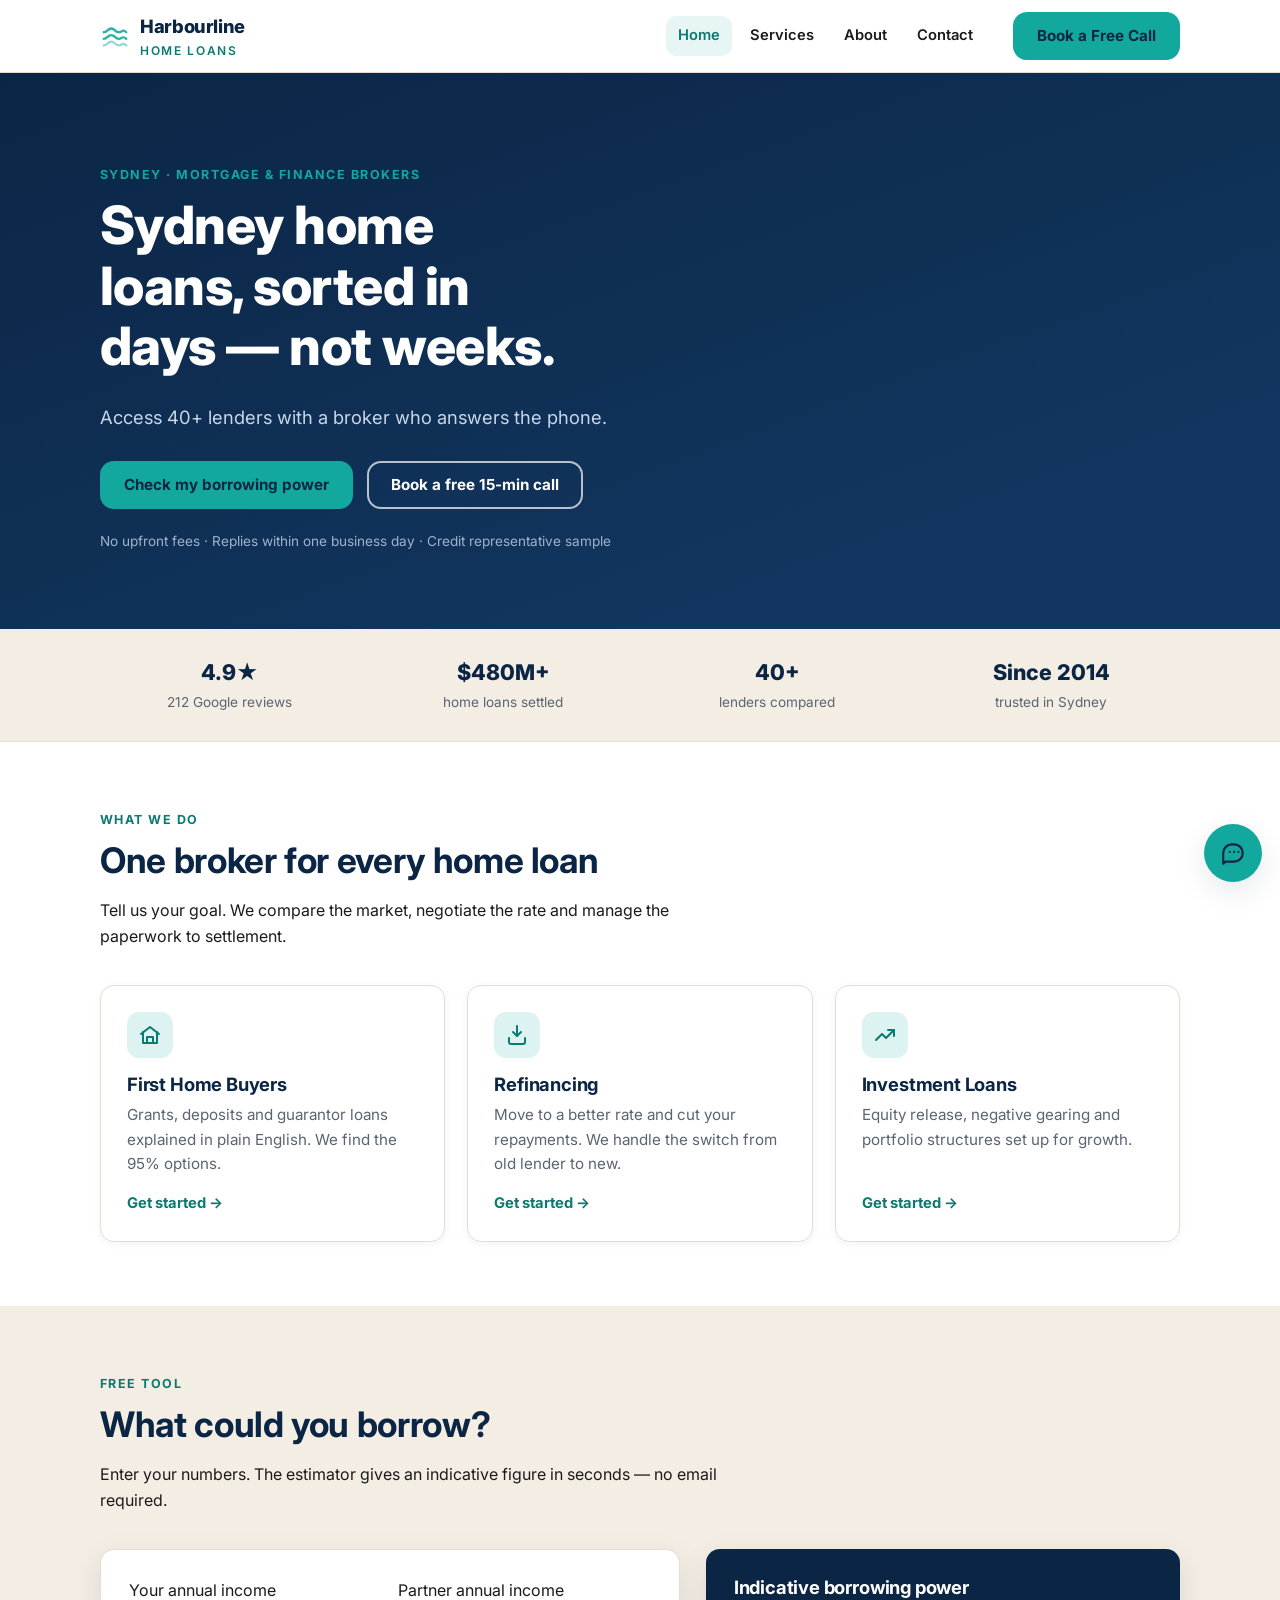
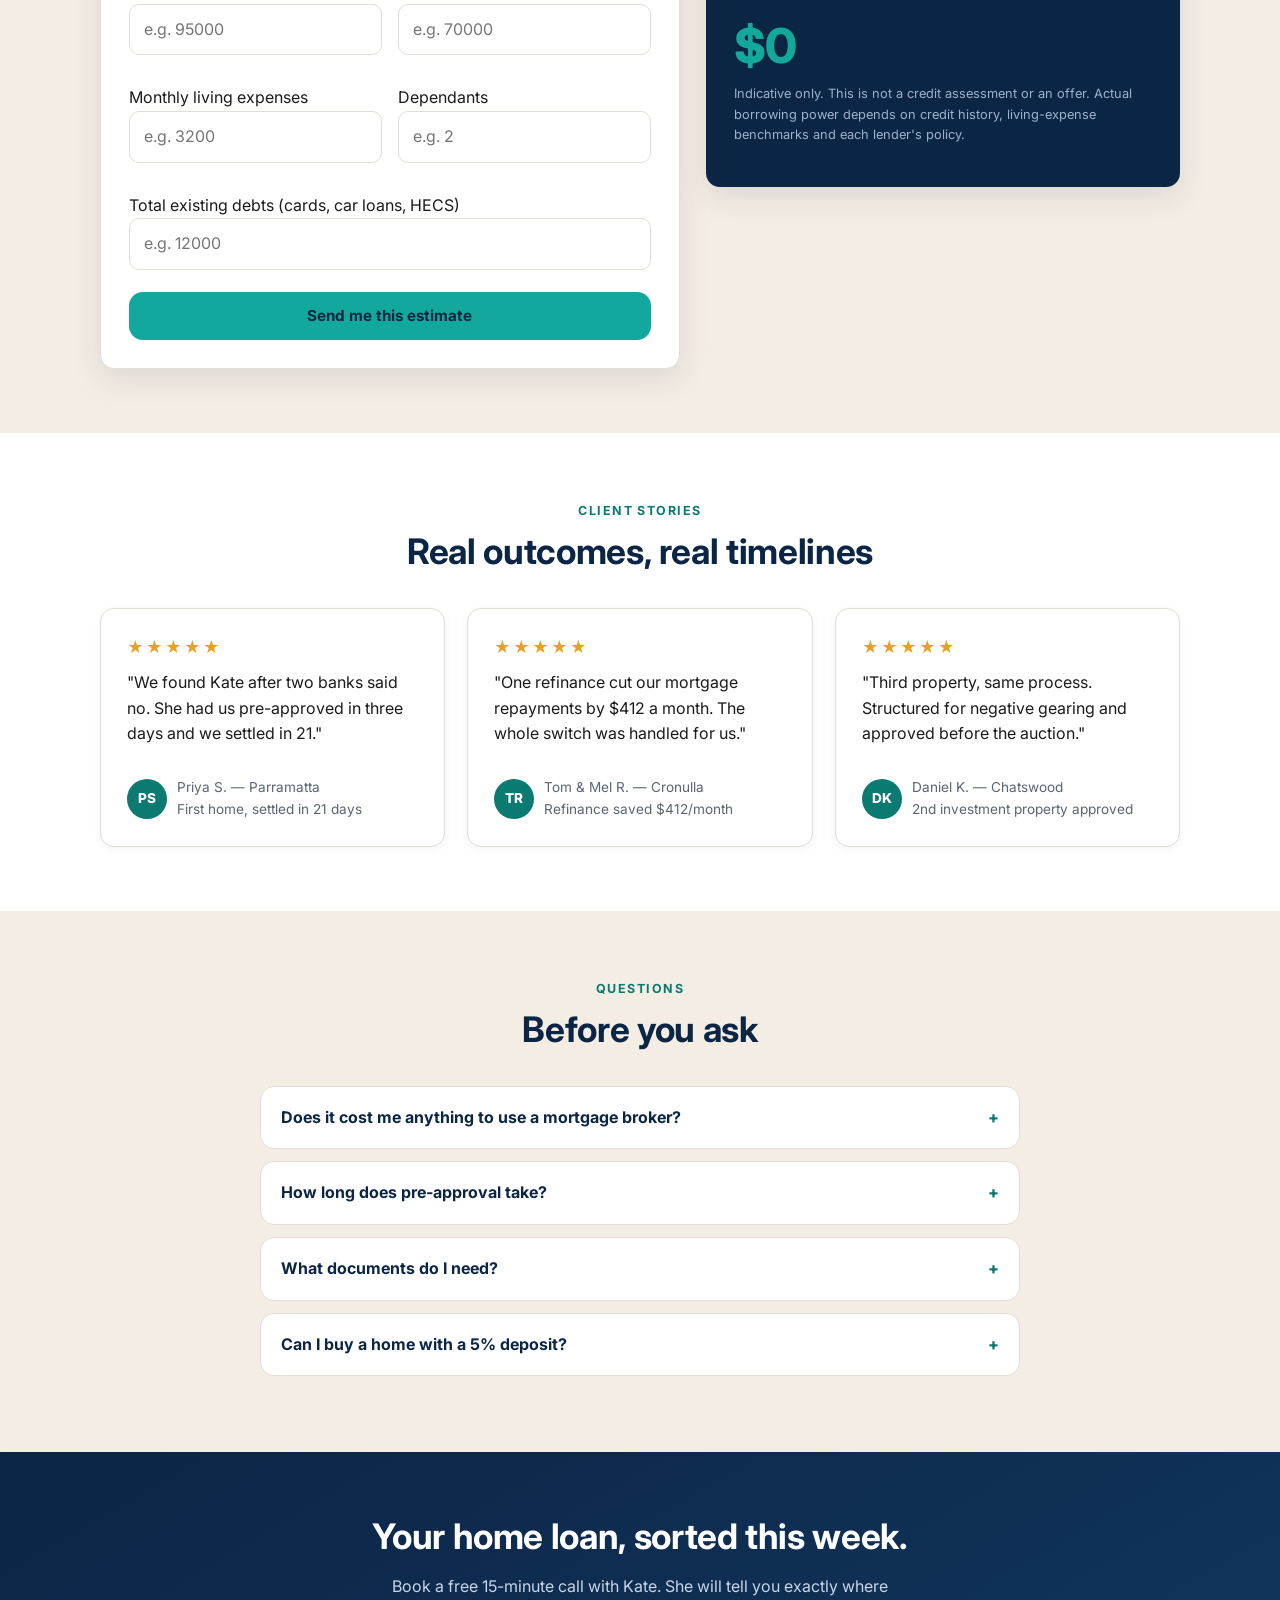
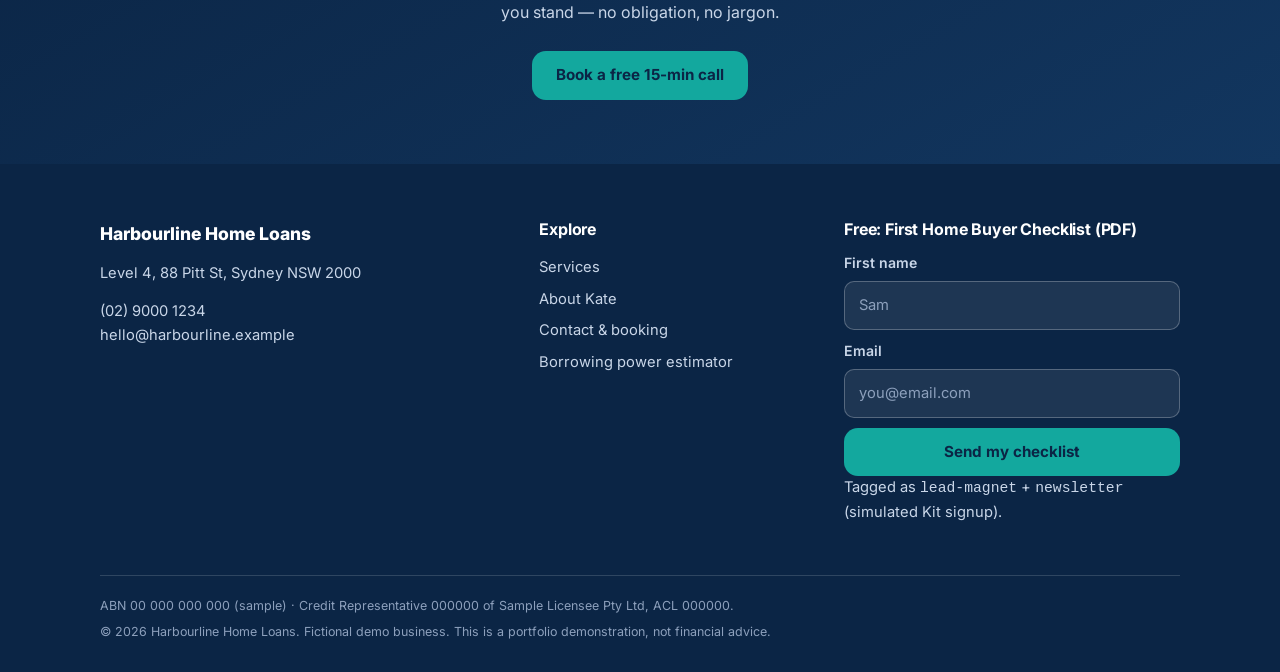
<file: index.html>
<!DOCTYPE html>
<html lang="en-AU">
<head>
  <meta charset="UTF-8">
  <meta name="viewport" content="width=device-width, initial-scale=1.0">
  <title>Harbourline Home Loans | Sydney Mortgage Broker</title>
  <meta name="description" content="Sydney mortgage broker Kate Brennan and the Harbourline team compare 40+ lenders and pre-approve in days. Check your borrowing power and book a free 15-minute call.">
  <link rel="canonical" href="https://demo.hueman.dev/">
  <meta property="og:type" content="website">
  <meta property="og:site_name" content="Harbourline Home Loans">
  <meta property="og:title" content="Harbourline Home Loans | Sydney Mortgage Broker">
  <meta property="og:description" content="Access 40+ lenders with a broker who answers the phone. Check your borrowing power in one minute.">
  <meta property="og:url" content="https://demo.hueman.dev/">
  <meta property="og:locale" content="en_AU">
  <link rel="preconnect" href="https://fonts.googleapis.com">
  <link rel="preconnect" href="https://fonts.gstatic.com" crossorigin>
  <link href="https://fonts.googleapis.com/css2?family=Inter:wght@400;600;700;800&display=swap" rel="stylesheet">
  <link rel="stylesheet" href="assets/styles.css">
  <script type="module" src="assets/app.js"></script>
  <script type="application/ld+json">
  {
    "@context": "https://schema.org",
    "@type": "FinancialService",
    "name": "Harbourline Home Loans",
    "description": "Sydney mortgage and finance brokerage. First home buyers, refinancing and investment loans.",
    "url": "https://demo.hueman.dev/",
    "telephone": "+61 2 9000 1234",
    "email": "hello@harbourline.example",
    "priceRange": "$0 upfront",
    "address": {
      "@type": "PostalAddress",
      "streetAddress": "Level 4, 88 Pitt St",
      "addressLocality": "Sydney",
      "addressRegion": "NSW",
      "postalCode": "2000",
      "addressCountry": "AU"
    },
    "areaServed": "Sydney, NSW, Australia",
    "founder": { "@type": "Person", "name": "Kate Brennan" },
    "aggregateRating": { "@type": "AggregateRating", "ratingValue": "4.9", "reviewCount": "212" }
  }
  </script>
</head>
<body>

  <header class="site-header">
    <div class="container header-inner">
      <a class="brand" href="index.html" aria-label="Harbourline Home Loans — home">
        <svg class="brand-mark" width="30" height="30" viewBox="0 0 32 32" fill="none" stroke="currentColor" stroke-width="2.5" stroke-linecap="round" aria-hidden="true">
          <path d="M4 12c4 0 4-4 8-4s4 4 8 4 4-4 8 0" opacity=".9"/>
          <path d="M4 19c4 0 4-4 8-4s4 4 8 4 4-4 8 0" opacity=".9"/>
          <path d="M4 26c4 0 4-4 8-4s4 4 8 4 4-4 8 0" opacity=".45"/>
        </svg>
        <span>Harbourline<span class="brand-sub">Home Loans</span></span>
      </a>
      <button class="nav-toggle" aria-expanded="false" aria-controls="main-nav" aria-label="Open menu">
        <svg width="24" height="24" viewBox="0 0 24 24" fill="none" stroke="currentColor" stroke-width="2.4" stroke-linecap="round" aria-hidden="true"><path d="M4 7h16M4 12h16M4 17h16"/></svg>
      </button>
      <nav class="main-nav" id="main-nav" aria-label="Main">
        <a href="index.html" aria-current="page">Home</a>
        <a href="services.html">Services</a>
        <a href="about.html">About</a>
        <a href="contact.html">Contact</a>
        <a class="nav-cta" href="contact.html#booking" data-cta="menu-book">Book a Free Call</a>
      </nav>
      <a class="btn btn-primary header-cta" href="contact.html#booking" data-cta="header-book">Book a Free Call</a>
    </div>
  </header>

  <main>
    <section class="hero" aria-labelledby="hero-h">
      <div class="container">
        <span class="eyebrow" style="color:var(--teal)">Sydney · Mortgage &amp; Finance Brokers</span>
        <h1 id="hero-h">Sydney home loans, sorted in days — not weeks.</h1>
        <p class="lede">Access 40+ lenders with a broker who answers the phone.</p>
        <div class="hero-actions">
          <a class="btn btn-primary" href="#calculator" data-cta="hero-primary">Check my borrowing power</a>
          <a class="btn btn-ghost" href="contact.html#booking" data-cta="hero-secondary">Book a free 15-min call</a>
        </div>
        <p class="hero-note">No upfront fees · Replies within one business day · Credit representative sample</p>
      </div>
    </section>

    <section class="trust" aria-label="Trust indicators" style="padding:0">
      <div class="container">
        <div class="trust-grid">
          <div class="trust-item"><strong>4.9★</strong><span>212 Google reviews</span></div>
          <div class="trust-item"><strong>$480M+</strong><span>home loans settled</span></div>
          <div class="trust-item"><strong>40+</strong><span>lenders compared</span></div>
          <div class="trust-item"><strong>Since 2014</strong><span>trusted in Sydney</span></div>
        </div>
      </div>
    </section>

    <section aria-labelledby="services-h">
      <div class="container">
        <div class="section-head">
          <span class="eyebrow">What we do</span>
          <h2 id="services-h">One broker for every home loan</h2>
          <p>Tell us your goal. We compare the market, negotiate the rate and manage the paperwork to settlement.</p>
        </div>
        <div class="grid-3">
          <article class="card">
            <div class="card-icon" aria-hidden="true">
              <svg width="24" height="24" viewBox="0 0 24 24" fill="none" stroke="currentColor" stroke-width="2" stroke-linecap="round" stroke-linejoin="round"><path d="M3 11l9-7 9 7"/><path d="M5 9v11h14V9"/><path d="M9 20v-6h6v6"/></svg>
            </div>
            <h3>First Home Buyers</h3>
            <p>Grants, deposits and guarantor loans explained in plain English. We find the 95% options.</p>
            <a class="card-link" href="contact.html?service=first-home" data-cta="card-first-home">Get started</a>
          </article>
          <article class="card">
            <div class="card-icon" aria-hidden="true">
              <svg width="24" height="24" viewBox="0 0 24 24" fill="none" stroke="currentColor" stroke-width="2" stroke-linecap="round" stroke-linejoin="round"><path d="M12 3v10"/><path d="M8 9l4 4 4-4"/><path d="M4 15v4a2 2 0 0 0 2 2h12a2 2 0 0 0 2-2v-4"/></svg>
            </div>
            <h3>Refinancing</h3>
            <p>Move to a better rate and cut your repayments. We handle the switch from old lender to new.</p>
            <a class="card-link" href="contact.html?service=refinance" data-cta="card-refinance">Get started</a>
          </article>
          <article class="card">
            <div class="card-icon" aria-hidden="true">
              <svg width="24" height="24" viewBox="0 0 24 24" fill="none" stroke="currentColor" stroke-width="2" stroke-linecap="round" stroke-linejoin="round"><path d="M3 17l6-6 4 4 8-8"/><path d="M15 7h6v6"/></svg>
            </div>
            <h3>Investment Loans</h3>
            <p>Equity release, negative gearing and portfolio structures set up for growth.</p>
            <a class="card-link" href="contact.html?service=investment" data-cta="card-investment">Get started</a>
          </article>
        </div>
      </div>
    </section>

    <section class="tinted" aria-labelledby="calc-h">
      <div class="container">
        <div class="section-head">
          <span class="eyebrow">Free tool</span>
          <h2 id="calc-h">What could you borrow?</h2>
          <p>Enter your numbers. The estimator gives an indicative figure in seconds — no email required.</p>
        </div>
        <div id="calculator" class="calc-wrap">
          <div class="panel">
            <div class="calc-fields">
              <div class="field">
                <label for="income">Your annual income</label>
                <input id="income" type="number" min="0" step="5000" inputmode="numeric" placeholder="e.g. 95000">
              </div>
              <div class="field">
                <label for="partner">Partner annual income</label>
                <input id="partner" type="number" min="0" step="5000" inputmode="numeric" placeholder="e.g. 70000">
              </div>
              <div class="field">
                <label for="expenses">Monthly living expenses</label>
                <input id="expenses" type="number" min="0" step="100" inputmode="numeric" placeholder="e.g. 3200">
              </div>
              <div class="field">
                <label for="dependants">Dependants</label>
                <input id="dependants" type="number" min="0" max="8" step="1" inputmode="numeric" placeholder="e.g. 2">
              </div>
              <div class="field field-full">
                <label for="debts">Total existing debts (cards, car loans, HECS)</label>
                <input id="debts" type="number" min="0" step="1000" inputmode="numeric" placeholder="e.g. 12000">
              </div>
            </div>
            <div id="calc-cta-row" style="margin-top:6px">
              <button type="button" class="btn btn-primary btn-block" id="calc-send" data-cta="calculator-send">Send me this estimate</button>
            </div>
            <div id="calc-lead-box" hidden>
              <form id="calc-lead-form" novalidate>
                <div class="field">
                  <label for="calc-lead-name">First name</label>
                  <input id="calc-lead-name" type="text" autocomplete="given-name">
                  <span class="error">Please enter your name.</span>
                </div>
                <div class="field">
                  <label for="calc-lead-email">Email</label>
                  <input id="calc-lead-email" type="email" autocomplete="email">
                  <span class="error">Please enter a valid email address.</span>
                </div>
                <button type="submit" class="btn btn-primary btn-block">Email me the estimate</button>
              </form>
            </div>
          </div>
          <div class="panel calc-result">
            <h3>Indicative borrowing power</h3>
            <div class="calc-figure" id="calc-result" role="status" aria-live="polite">$0</div>
            <p class="fine">Indicative only. This is not a credit assessment or an offer. Actual borrowing power depends on credit history, living-expense benchmarks and each lender's policy.</p>
          </div>
        </div>
      </div>
    </section>

    <section aria-labelledby="reviews-h">
      <div class="container center">
        <div class="section-head">
          <span class="eyebrow">Client stories</span>
          <h2 id="reviews-h">Real outcomes, real timelines</h2>
        </div>
        <div class="grid-3" style="text-align:left">
          <article class="card quote-card">
            <div class="quote-stars" aria-label="5 out of 5 stars">★★★★★</div>
            <p class="quote">"We found Kate after two banks said no. She had us pre-approved in three days and we settled in 21."</p>
            <div class="quote-who"><span class="avatar" aria-hidden="true">PS</span><span>Priya S. — Parramatta<br>First home, settled in 21 days</span></div>
          </article>
          <article class="card quote-card">
            <div class="quote-stars" aria-label="5 out of 5 stars">★★★★★</div>
            <p class="quote">"One refinance cut our mortgage repayments by $412 a month. The whole switch was handled for us."</p>
            <div class="quote-who"><span class="avatar" aria-hidden="true">TR</span><span>Tom &amp; Mel R. — Cronulla<br>Refinance saved $412/month</span></div>
          </article>
          <article class="card quote-card">
            <div class="quote-stars" aria-label="5 out of 5 stars">★★★★★</div>
            <p class="quote">"Third property, same process. Structured for negative gearing and approved before the auction."</p>
            <div class="quote-who"><span class="avatar" aria-hidden="true">DK</span><span>Daniel K. — Chatswood<br>2nd investment property approved</span></div>
          </article>
        </div>
      </div>
    </section>

    <section class="tinted" aria-labelledby="faq-h">
      <div class="container">
        <div class="section-head center" style="margin-inline:auto">
          <span class="eyebrow">Questions</span>
          <h2 id="faq-h">Before you ask</h2>
        </div>
        <div class="faq">
          <details>
            <summary>Does it cost me anything to use a mortgage broker?</summary>
            <p>No. Harbourline is paid a commission by the lender you choose. The commission does not change the rate you get. If we cannot find you a competitive deal, you will not proceed with us.</p>
          </details>
          <details>
            <summary>How long does pre-approval take?</summary>
            <p>Usually 24 to 48 hours once we have your documents. Most clients are pre-approved within two business days, so you can shop with confidence.</p>
          </details>
          <details>
            <summary>What documents do I need?</summary>
            <p>Photo ID, your last two to three payslips, recent superannuation statements and a list of debts and expenses. Self-employed clients also need two years of tax returns.</p>
          </details>
          <details>
            <summary>Can I buy a home with a 5% deposit?</summary>
            <p>Yes. Several lenders accept a 5% deposit with lenders mortgage insurance. A guarantor structure can remove the insurance cost for family-backed buyers. We compare both routes for you.</p>
          </details>
        </div>
      </div>
    </section>

    <section class="cta-band">
      <div class="container">
        <h2>Your home loan, sorted this week.</h2>
        <p>Book a free 15-minute call with Kate. She will tell you exactly where you stand — no obligation, no jargon.</p>
        <a class="btn btn-primary" href="contact.html#booking" data-cta="home-cta-band">Book a free 15-min call</a>
      </div>
    </section>
  </main>

  <footer class="site-footer">
    <div class="container">
      <div class="footer-grid">
        <div>
          <div class="footer-brand">Harbourline Home Loans</div>
          <p>Level 4, 88 Pitt St, Sydney NSW 2000</p>
          <p><a href="tel:+61290001234">(02) 9000 1234</a><br><a href="mailto:hello@harbourline.example">hello@harbourline.example</a></p>
        </div>
        <div>
          <h3>Explore</h3>
          <ul class="footer-links">
            <li><a href="services.html">Services</a></li>
            <li><a href="about.html">About Kate</a></li>
            <li><a href="contact.html">Contact &amp; booking</a></li>
            <li><a href="index.html#calculator">Borrowing power estimator</a></li>
          </ul>
        </div>
        <div>
          <h3>Free: First Home Buyer Checklist (PDF)</h3>
          <form class="newsletter" novalidate>
            <label for="nl-name">First name</label>
            <input id="nl-name" name="nl-name" type="text" autocomplete="given-name" placeholder="Sam">
            <label for="nl-email">Email</label>
            <input id="nl-email" type="email" autocomplete="email" placeholder="you@email.com" required>
            <button type="submit" class="btn btn-primary btn-block">Send my checklist</button>
            <p class="nl-status" role="status">Tagged as <code>lead-magnet</code> + <code>newsletter</code> (simulated Kit signup).</p>
          </form>
        </div>
      </div>
      <div class="footer-bottom">
        <p>ABN 00 000 000 000 (sample) · Credit Representative 000000 of Sample Licensee Pty Ltd, ACL 000000.</p>
        <p>© 2026 Harbourline Home Loans. Fictional demo business. This is a portfolio demonstration, not financial advice.</p>
      </div>
    </div>
  </footer>

  <div class="sticky-cta" aria-label="Quick actions">
    <a href="tel:+61290001234" data-cta="sticky-call">Call</a>
    <a class="book" href="contact.html#booking" data-cta="sticky-book">Book</a>
  </div>

  <button class="inspector-toggle" id="inspector-toggle" aria-label="Open the Integration Inspector" aria-expanded="false">&lt;/&gt;</button>
  <button class="chat-launcher" id="chat-launcher" aria-label="Open the Harbourline Assistant chat">
    <svg width="26" height="26" viewBox="0 0 24 24" fill="none" stroke="currentColor" stroke-width="2" stroke-linecap="round" stroke-linejoin="round" aria-hidden="true">
      <path d="M21 12a8 8 0 0 1-8 8H5l-2 2V12a8 8 0 0 1 8-8h2a8 8 0 0 1 8 8Z"/>
      <path d="M9 11h.01M13 11h.01M17 11h.01"/>
    </svg>
  </button>

</body>
</html>
</file>
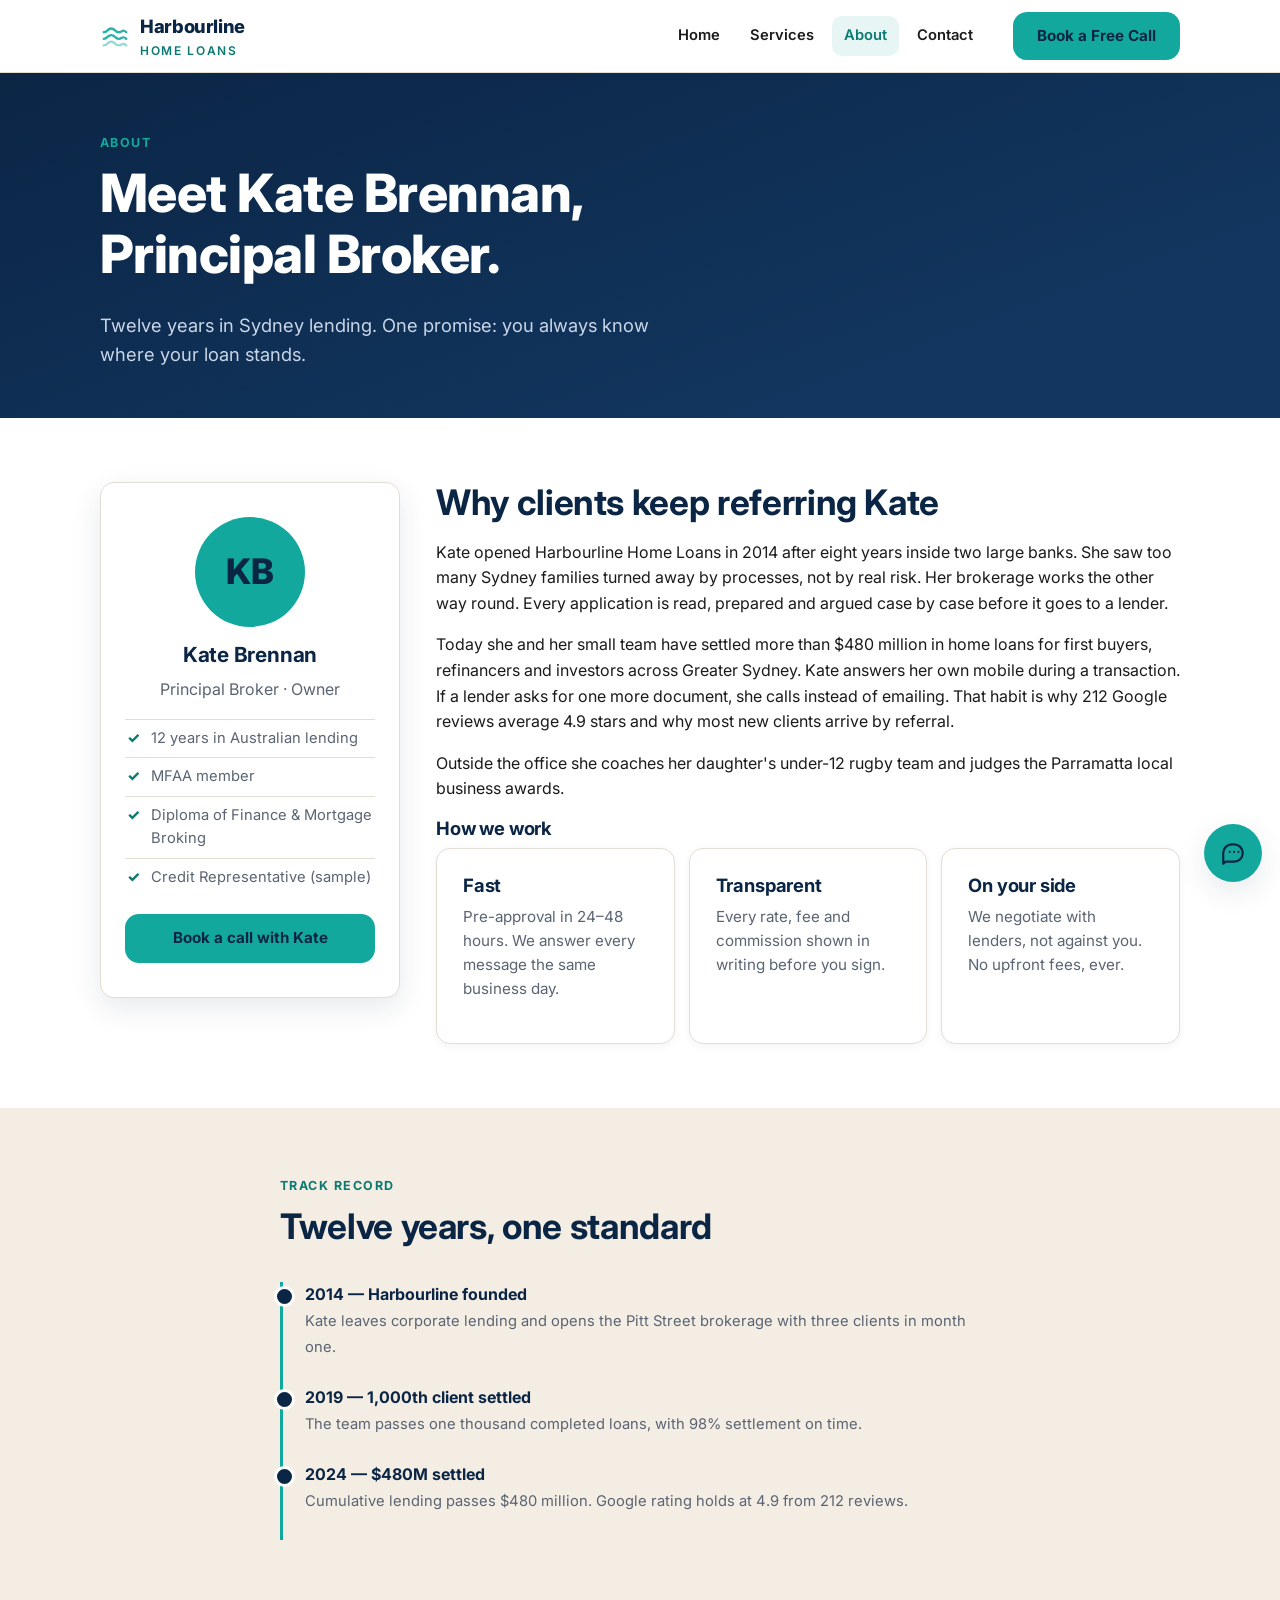
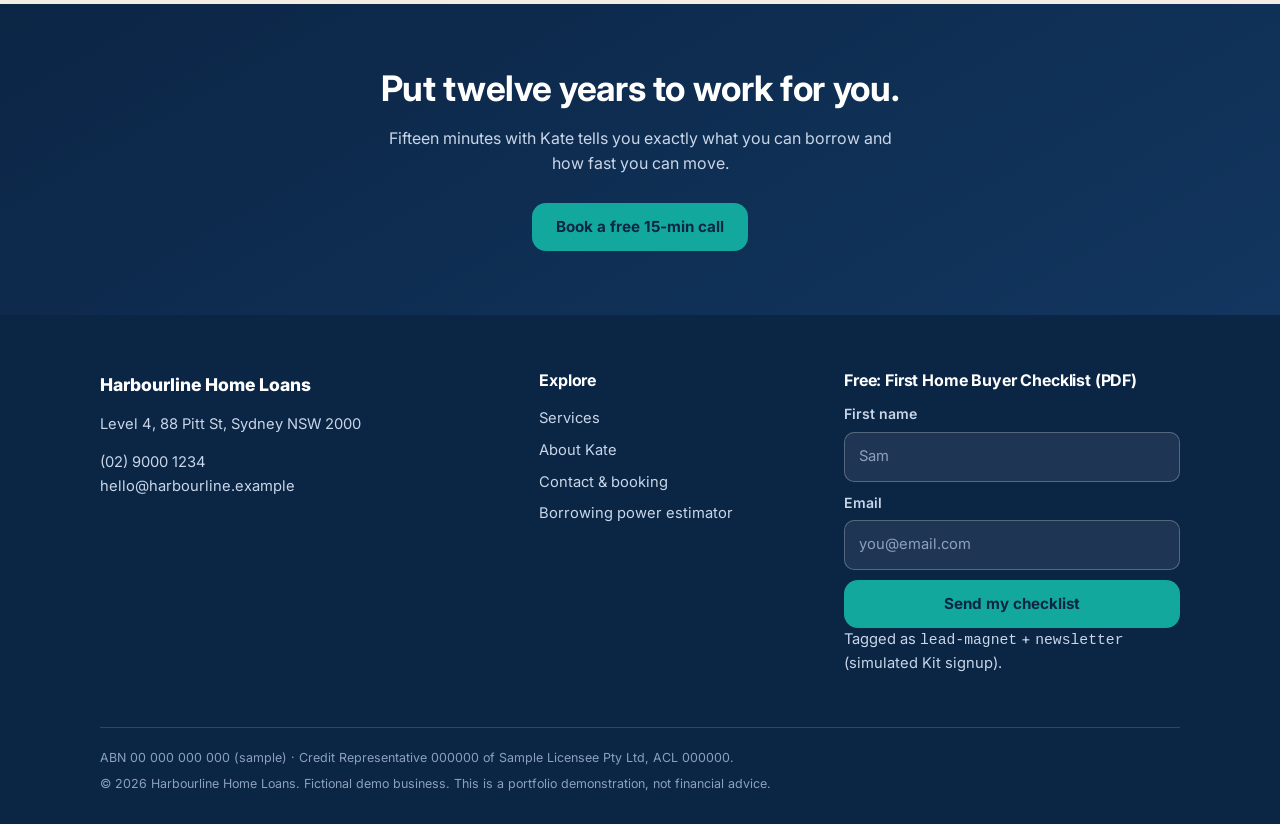
<file: about.html>
<!DOCTYPE html>
<html lang="en-AU">
<head>
  <meta charset="UTF-8">
  <meta name="viewport" content="width=device-width, initial-scale=1.0">
  <title>Kate Brennan, Principal Broker | Harbourline Home Loans</title>
  <meta name="description" content="Kate Brennan is the principal broker at Harbourline Home Loans. Twelve years in Sydney lending, MFAA member, 1,000+ clients helped home.">
  <link rel="canonical" href="https://demo.hueman.dev/about.html">
  <meta property="og:type" content="profile">
  <meta property="og:site_name" content="Harbourline Home Loans">
  <meta property="og:title" content="Kate Brennan, Principal Broker | Harbourline Home Loans">
  <meta property="og:description" content="Twelve years in Sydney lending. Fast, transparent, on your side.">
  <meta property="og:url" content="https://demo.hueman.dev/about.html">
  <meta property="og:locale" content="en_AU">
  <link rel="preconnect" href="https://fonts.googleapis.com">
  <link rel="preconnect" href="https://fonts.gstatic.com" crossorigin>
  <link href="https://fonts.googleapis.com/css2?family=Inter:wght@400;600;700;800&display=swap" rel="stylesheet">
  <link rel="stylesheet" href="assets/styles.css">
  <script type="module" src="assets/app.js"></script>
  <script type="application/ld+json">
  {
    "@context": "https://schema.org",
    "@type": "Person",
    "name": "Kate Brennan",
    "jobTitle": "Principal Broker",
    "worksFor": {
      "@type": "FinancialService",
      "name": "Harbourline Home Loans",
      "url": "https://demo.hueman.dev/",
      "telephone": "+61 2 9000 1234",
      "address": {
        "@type": "PostalAddress",
        "streetAddress": "Level 4, 88 Pitt St",
        "addressLocality": "Sydney",
        "addressRegion": "NSW",
        "postalCode": "2000",
        "addressCountry": "AU"
      }
    },
    "knowsAbout": ["Mortgage broking", "Refinancing", "First home buying", "Investment lending"],
    "memberOf": { "@type": "Organization", "name": "Mortgage & Finance Association of Australia (MFAA)" },
    "hasCredential": "Diploma of Finance and Mortgage Broking Management"
  }
  </script>
</head>
<body>

  <header class="site-header">
    <div class="container header-inner">
      <a class="brand" href="index.html" aria-label="Harbourline Home Loans — home">
        <svg class="brand-mark" width="30" height="30" viewBox="0 0 32 32" fill="none" stroke="currentColor" stroke-width="2.5" stroke-linecap="round" aria-hidden="true">
          <path d="M4 12c4 0 4-4 8-4s4 4 8 4 4-4 8 0" opacity=".9"/>
          <path d="M4 19c4 0 4-4 8-4s4 4 8 4 4-4 8 0" opacity=".9"/>
          <path d="M4 26c4 0 4-4 8-4s4 4 8 4 4-4 8 0" opacity=".45"/>
        </svg>
        <span>Harbourline<span class="brand-sub">Home Loans</span></span>
      </a>
      <button class="nav-toggle" aria-expanded="false" aria-controls="main-nav" aria-label="Open menu">
        <svg width="24" height="24" viewBox="0 0 24 24" fill="none" stroke="currentColor" stroke-width="2.4" stroke-linecap="round" aria-hidden="true"><path d="M4 7h16M4 12h16M4 17h16"/></svg>
      </button>
      <nav class="main-nav" id="main-nav" aria-label="Main">
        <a href="index.html">Home</a>
        <a href="services.html">Services</a>
        <a href="about.html" aria-current="page">About</a>
        <a href="contact.html">Contact</a>
        <a class="nav-cta" href="contact.html#booking" data-cta="menu-book">Book a Free Call</a>
      </nav>
      <a class="btn btn-primary header-cta" href="contact.html#booking" data-cta="header-book">Book a Free Call</a>
    </div>
  </header>

  <main>
    <section class="hero page-hero" aria-labelledby="page-h">
      <div class="container">
        <span class="eyebrow" style="color:var(--teal)">About</span>
        <h1 id="page-h">Meet Kate Brennan, Principal Broker.</h1>
        <p class="lede">Twelve years in Sydney lending. One promise: you always know where your loan stands.</p>
      </div>
    </section>

    <section aria-label="Founder profile">
      <div class="container">
        <div class="founder">
          <div class="panel founder-card">
            <div class="founder-avatar" aria-hidden="true">KB</div>
            <h2 style="font-size:1.3rem">Kate Brennan</h2>
            <p style="color:var(--muted);margin:0">Principal Broker · Owner</p>
            <ul class="creds">
              <li>12 years in Australian lending</li>
              <li>MFAA member</li>
              <li>Diploma of Finance &amp; Mortgage Broking</li>
              <li>Credit Representative (sample)</li>
            </ul>
            <a class="btn btn-primary btn-block" style="margin-top:18px" href="contact.html#booking" data-cta="about-book">Book a call with Kate</a>
          </div>
          <div>
            <h2>Why clients keep referring Kate</h2>
            <p>Kate opened Harbourline Home Loans in 2014 after eight years inside two large banks. She saw too many Sydney families turned away by processes, not by real risk. Her brokerage works the other way round. Every application is read, prepared and argued case by case before it goes to a lender.</p>
            <p>Today she and her small team have settled more than $480 million in home loans for first buyers, refinancers and investors across Greater Sydney. Kate answers her own mobile during a transaction. If a lender asks for one more document, she calls instead of emailing. That habit is why 212 Google reviews average 4.9 stars and why most new clients arrive by referral.</p>
            <p>Outside the office she coaches her daughter's under-12 rugby team and judges the Parramatta local business awards.</p>
            <h3>How we work</h3>
            <div class="grid-3" style="gap:14px">
              <div class="card"><h3>Fast</h3><p>Pre-approval in 24–48 hours. We answer every message the same business day.</p></div>
              <div class="card"><h3>Transparent</h3><p>Every rate, fee and commission shown in writing before you sign.</p></div>
              <div class="card"><h3>On your side</h3><p>We negotiate with lenders, not against you. No upfront fees, ever.</p></div>
            </div>
          </div>
        </div>
      </div>
    </section>

    <section class="tinted" aria-labelledby="timeline-h">
      <div class="container" style="max-width:760px">
        <div class="section-head">
          <span class="eyebrow">Track record</span>
          <h2 id="timeline-h">Twelve years, one standard</h2>
        </div>
        <ul class="timeline">
          <li><strong>2014 — Harbourline founded</strong><span>Kate leaves corporate lending and opens the Pitt Street brokerage with three clients in month one.</span></li>
          <li><strong>2019 — 1,000th client settled</strong><span>The team passes one thousand completed loans, with 98% settlement on time.</span></li>
          <li><strong>2024 — $480M settled</strong><span>Cumulative lending passes $480 million. Google rating holds at 4.9 from 212 reviews.</span></li>
        </ul>
      </div>
    </section>

    <section class="cta-band">
      <div class="container">
        <h2>Put twelve years to work for you.</h2>
        <p>Fifteen minutes with Kate tells you exactly what you can borrow and how fast you can move.</p>
        <a class="btn btn-primary" href="contact.html#booking" data-cta="about-cta-band">Book a free 15-min call</a>
      </div>
    </section>
  </main>

  <footer class="site-footer">
    <div class="container">
      <div class="footer-grid">
        <div>
          <div class="footer-brand">Harbourline Home Loans</div>
          <p>Level 4, 88 Pitt St, Sydney NSW 2000</p>
          <p><a href="tel:+61290001234">(02) 9000 1234</a><br><a href="mailto:hello@harbourline.example">hello@harbourline.example</a></p>
        </div>
        <div>
          <h3>Explore</h3>
          <ul class="footer-links">
            <li><a href="services.html">Services</a></li>
            <li><a href="about.html">About Kate</a></li>
            <li><a href="contact.html">Contact &amp; booking</a></li>
            <li><a href="index.html#calculator">Borrowing power estimator</a></li>
          </ul>
        </div>
        <div>
          <h3>Free: First Home Buyer Checklist (PDF)</h3>
          <form class="newsletter" novalidate>
            <label for="nl-name">First name</label>
            <input id="nl-name" name="nl-name" type="text" autocomplete="given-name" placeholder="Sam">
            <label for="nl-email">Email</label>
            <input id="nl-email" type="email" autocomplete="email" placeholder="you@email.com" required>
            <button type="submit" class="btn btn-primary btn-block">Send my checklist</button>
            <p class="nl-status" role="status">Tagged as <code>lead-magnet</code> + <code>newsletter</code> (simulated Kit signup).</p>
          </form>
        </div>
      </div>
      <div class="footer-bottom">
        <p>ABN 00 000 000 000 (sample) · Credit Representative 000000 of Sample Licensee Pty Ltd, ACL 000000.</p>
        <p>© 2026 Harbourline Home Loans. Fictional demo business. This is a portfolio demonstration, not financial advice.</p>
      </div>
    </div>
  </footer>

  <div class="sticky-cta" aria-label="Quick actions">
    <a href="tel:+61290001234" data-cta="sticky-call">Call</a>
    <a class="book" href="contact.html#booking" data-cta="sticky-book">Book</a>
  </div>

  <button class="inspector-toggle" id="inspector-toggle" aria-label="Open the Integration Inspector" aria-expanded="false">&lt;/&gt;</button>
  <button class="chat-launcher" id="chat-launcher" aria-label="Open the Harbourline Assistant chat">
    <svg width="26" height="26" viewBox="0 0 24 24" fill="none" stroke="currentColor" stroke-width="2" stroke-linecap="round" stroke-linejoin="round" aria-hidden="true">
      <path d="M21 12a8 8 0 0 1-8 8H5l-2 2V12a8 8 0 0 1 8-8h2a8 8 0 0 1 8 8Z"/>
      <path d="M9 11h.01M13 11h.01M17 11h.01"/>
    </svg>
  </button>

</body>
</html>
</file>
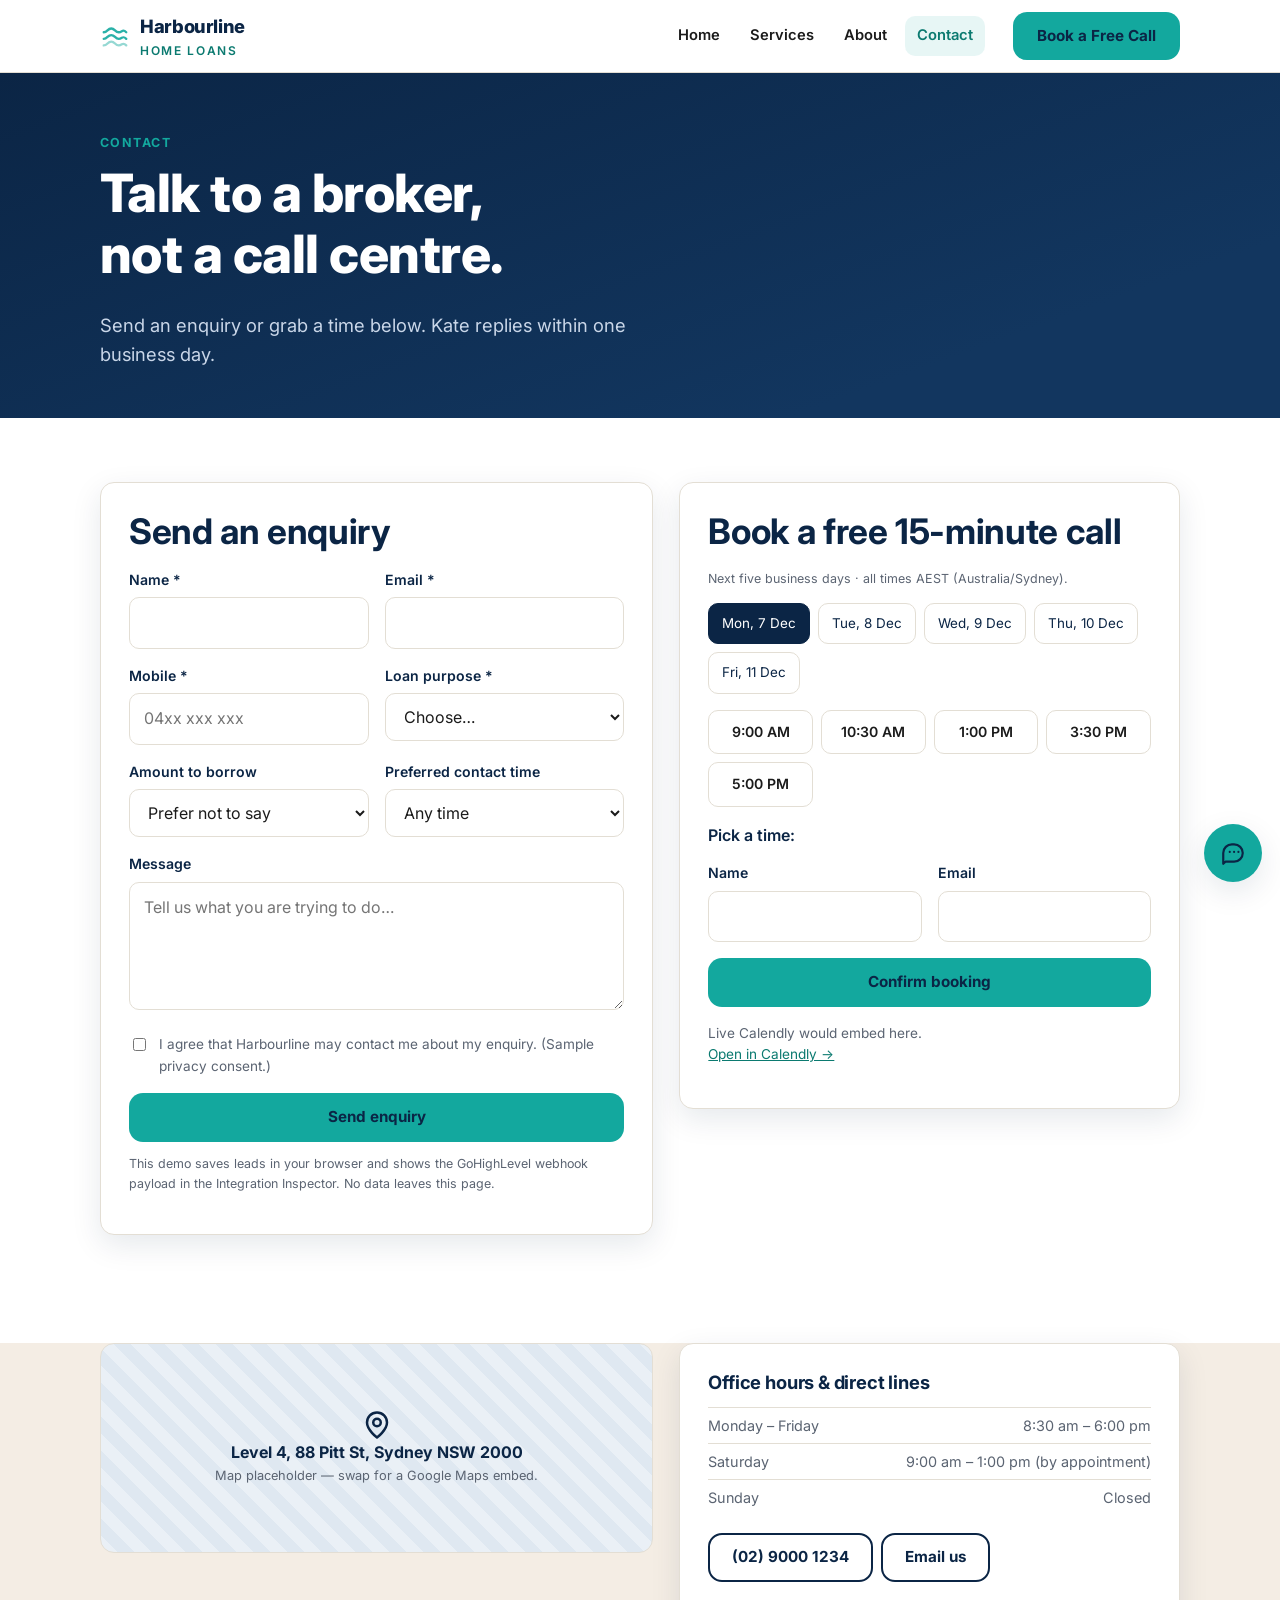
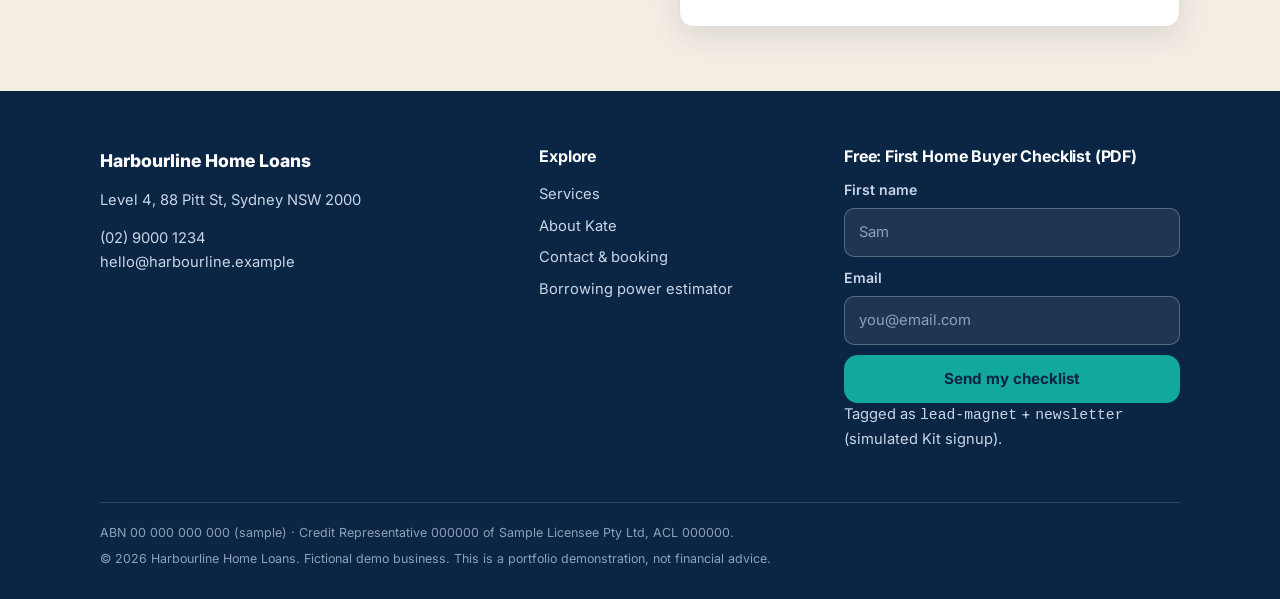
<file: contact.html>
<!DOCTYPE html>
<html lang="en-AU">
<head>
  <meta charset="UTF-8">
  <meta name="viewport" content="width=device-width, initial-scale=1.0">
  <title>Contact &amp; Free 15-Minute Call | Harbourline Home Loans</title>
  <meta name="description" content="Talk to Sydney broker Kate Brennan. Send an enquiry or book a free 15-minute call. Replies within one business day.">
  <link rel="canonical" href="https://demo.hueman.dev/contact.html">
  <meta property="og:type" content="website">
  <meta property="og:site_name" content="Harbourline Home Loans">
  <meta property="og:title" content="Contact &amp; Free 15-Minute Call | Harbourline Home Loans">
  <meta property="og:description" content="Send an enquiry or book a time with Kate. Live slots, no queues, no call centre.">
  <meta property="og:url" content="https://demo.hueman.dev/contact.html">
  <meta property="og:locale" content="en_AU">
  <link rel="preconnect" href="https://fonts.googleapis.com">
  <link rel="preconnect" href="https://fonts.gstatic.com" crossorigin>
  <link href="https://fonts.googleapis.com/css2?family=Inter:wght@400;600;700;800&display=swap" rel="stylesheet">
  <link rel="stylesheet" href="assets/styles.css">
  <script type="module" src="assets/app.js"></script>
</head>
<body>

  <header class="site-header">
    <div class="container header-inner">
      <a class="brand" href="index.html" aria-label="Harbourline Home Loans — home">
        <svg class="brand-mark" width="30" height="30" viewBox="0 0 32 32" fill="none" stroke="currentColor" stroke-width="2.5" stroke-linecap="round" aria-hidden="true">
          <path d="M4 12c4 0 4-4 8-4s4 4 8 4 4-4 8 0" opacity=".9"/>
          <path d="M4 19c4 0 4-4 8-4s4 4 8 4 4-4 8 0" opacity=".9"/>
          <path d="M4 26c4 0 4-4 8-4s4 4 8 4 4-4 8 0" opacity=".45"/>
        </svg>
        <span>Harbourline<span class="brand-sub">Home Loans</span></span>
      </a>
      <button class="nav-toggle" aria-expanded="false" aria-controls="main-nav" aria-label="Open menu">
        <svg width="24" height="24" viewBox="0 0 24 24" fill="none" stroke="currentColor" stroke-width="2.4" stroke-linecap="round" aria-hidden="true"><path d="M4 7h16M4 12h16M4 17h16"/></svg>
      </button>
      <nav class="main-nav" id="main-nav" aria-label="Main">
        <a href="index.html">Home</a>
        <a href="services.html">Services</a>
        <a href="about.html">About</a>
        <a href="contact.html" aria-current="page">Contact</a>
        <a class="nav-cta" href="contact.html#booking" data-cta="menu-book">Book a Free Call</a>
      </nav>
      <a class="btn btn-primary header-cta" href="contact.html#booking" data-cta="header-book">Book a Free Call</a>
    </div>
  </header>

  <main>
    <section class="hero page-hero" aria-labelledby="page-h">
      <div class="container">
        <span class="eyebrow" style="color:var(--teal)">Contact</span>
        <h1 id="page-h">Talk to a broker, not a call centre.</h1>
        <p class="lede">Send an enquiry or grab a time below. Kate replies within one business day.</p>
      </div>
    </section>

    <section aria-label="Enquiry and booking">
      <div class="container">
        <div class="contact-grid">

          <div class="panel" id="enquiry">
            <h2>Send an enquiry</h2>
            <p id="prefill-note" class="prefill-note" hidden></p>
            <form id="enquiry-form" novalidate>
              <div class="form-row">
                <div class="field">
                  <label for="f-name">Name *</label>
                  <input id="f-name" name="name" type="text" autocomplete="name">
                  <span class="error" role="alert"></span>
                </div>
                <div class="field">
                  <label for="f-email">Email *</label>
                  <input id="f-email" name="email" type="email" autocomplete="email">
                  <span class="error" role="alert"></span>
                </div>
              </div>
              <div class="form-row">
                <div class="field">
                  <label for="f-mobile">Mobile *</label>
                  <input id="f-mobile" name="mobile" type="tel" autocomplete="tel" placeholder="04xx xxx xxx">
                  <span class="error" role="alert"></span>
                </div>
                <div class="field">
                  <label for="f-purpose">Loan purpose *</label>
                  <select id="f-purpose" name="purpose">
                    <option value="">Choose…</option>
                    <option value="first-home">Buy my first home</option>
                    <option value="refinance">Refinance</option>
                    <option value="investment">Investment loan</option>
                    <option value="construction">Construction loan</option>
                    <option value="self-employed">Self-employed loan</option>
                    <option value="debt-consolidation">Debt consolidation</option>
                    <option value="other">Something else</option>
                  </select>
                  <span class="error" role="alert"></span>
                </div>
              </div>
              <div class="form-row">
                <div class="field">
                  <label for="f-amount">Amount to borrow</label>
                  <select id="f-amount" name="amount">
                    <option value="">Prefer not to say</option>
                    <option value="lt500">Under $500k</option>
                    <option value="500k-1m">$500k – $1M</option>
                    <option value="gt1m">$1M+</option>
                  </select>
                </div>
                <div class="field">
                  <label for="f-time">Preferred contact time</label>
                  <select id="f-time" name="contact_time">
                    <option value="any">Any time</option>
                    <option value="morning">Morning (8–12)</option>
                    <option value="afternoon">Afternoon (12–5)</option>
                    <option value="after5">After 5 pm</option>
                  </select>
                </div>
              </div>
              <div class="field">
                <label for="f-message">Message</label>
                <textarea id="f-message" name="message" rows="4" placeholder="Tell us what you are trying to do…"></textarea>
              </div>
              <div class="field">
                <div class="consent-row">
                  <input id="f-consent" type="checkbox">
                  <label for="f-consent">I agree that Harbourline may contact me about my enquiry. (Sample privacy consent.)</label>
                </div>
                <span class="error" role="alert"></span>
              </div>
              <button type="submit" class="btn btn-primary btn-block">Send enquiry</button>
              <p class="disclaimer" style="margin-top:12px">This demo saves leads in your browser and shows the GoHighLevel webhook payload in the Integration Inspector. No data leaves this page.</p>
            </form>
            <div id="enquiry-success" class="success-card" hidden>
              <p class="big">✅</p>
              <h3>Your enquiry is in.</h3>
              <p>Kate replies within one business day. A lead record with the CRM payload is waiting in the Integration Inspector (the <code style="font-weight:800">&lt;/&gt;</code> button, bottom-left).</p>
            </div>
          </div>

          <div class="panel" id="booking">
            <h2>Book a free 15-minute call</h2>
            <p class="tz-note">Next five business days · all times AEST (Australia/Sydney).</p>
            <div class="day-tabs" id="booking-days" role="group" aria-label="Choose a day"></div>
            <div class="slot-grid" id="booking-slots" role="group" aria-label="Choose a time"></div>
            <p id="booking-slot-label" role="status" style="font-weight:600;color:var(--navy);margin:0 0 14px">Pick a time:</p>
            <form id="booking-form" novalidate>
              <div class="form-row">
                <div class="field">
                  <label for="b-name">Name</label>
                  <input id="b-name" type="text" autocomplete="name">
                  <span class="error" role="alert">Please enter your name.</span>
                </div>
                <div class="field">
                  <label for="b-email">Email</label>
                  <input id="b-email" type="email" autocomplete="email">
                  <span class="error" role="alert">Please enter a valid email.</span>
                </div>
              </div>
              <button type="submit" class="btn btn-primary btn-block">Confirm booking</button>
            </form>
            <div id="booking-success" class="success-card" hidden>
              <h3>Confirmed 🗓️</h3>
              <p style="margin:0">Calendar invite sent to <strong id="booking-success-email"></strong> for <strong id="booking-success-when"></strong>.</p>
            </div>
            <p style="margin-top:16px;font-size:0.85rem;color:var(--muted)">
              Live Calendly would embed here.<br>
              <a href="https://calendly.com/your-link" target="_blank" rel="noopener" data-cta="calendly-placeholder">Open in Calendly →</a>
            </p>
          </div>

        </div>
      </div>
    </section>

    <section class="tinted" aria-label="Office and hours" style="padding-top:0">
      <div class="container" style="margin-top:44px">
        <div class="contact-grid">
          <div>
            <div class="map-box" role="img" aria-label="Map placeholder showing the office at Level 4, 88 Pitt Street, Sydney">
              <div class="map-pin">
                <svg width="30" height="30" viewBox="0 0 24 24" fill="none" stroke="currentColor" stroke-width="2" stroke-linecap="round" stroke-linejoin="round" aria-hidden="true"><path d="M20 10c0 6-8 12-8 12S4 16 4 10a8 8 0 0 1 16 0Z"/><circle cx="12" cy="10" r="3"/></svg>
                <div>Level 4, 88 Pitt St, Sydney NSW 2000</div>
                <div style="font-weight:400;font-size:0.8rem;color:var(--muted)">Map placeholder — swap for a Google Maps embed.</div>
              </div>
            </div>
          </div>
          <div class="panel">
            <h3>Office hours &amp; direct lines</h3>
            <ul class="hours">
              <li><span>Monday – Friday</span><span>8:30 am – 6:00 pm</span></li>
              <li><span>Saturday</span><span>9:00 am – 1:00 pm (by appointment)</span></li>
              <li><span>Sunday</span><span>Closed</span></li>
            </ul>
            <p style="margin-top:18px">
              <a class="btn btn-ghost" href="tel:+61290001234" data-cta="office-call">(02) 9000 1234</a>&nbsp;
              <a class="btn btn-ghost" href="mailto:hello@harbourline.example" data-cta="office-email">Email us</a>
            </p>
          </div>
        </div>
      </div>
    </section>
  </main>

  <footer class="site-footer">
    <div class="container">
      <div class="footer-grid">
        <div>
          <div class="footer-brand">Harbourline Home Loans</div>
          <p>Level 4, 88 Pitt St, Sydney NSW 2000</p>
          <p><a href="tel:+61290001234">(02) 9000 1234</a><br><a href="mailto:hello@harbourline.example">hello@harbourline.example</a></p>
        </div>
        <div>
          <h3>Explore</h3>
          <ul class="footer-links">
            <li><a href="services.html">Services</a></li>
            <li><a href="about.html">About Kate</a></li>
            <li><a href="contact.html">Contact &amp; booking</a></li>
            <li><a href="index.html#calculator">Borrowing power estimator</a></li>
          </ul>
        </div>
        <div>
          <h3>Free: First Home Buyer Checklist (PDF)</h3>
          <form class="newsletter" novalidate>
            <label for="nl-name">First name</label>
            <input id="nl-name" name="nl-name" type="text" autocomplete="given-name" placeholder="Sam">
            <label for="nl-email">Email</label>
            <input id="nl-email" type="email" autocomplete="email" placeholder="you@email.com" required>
            <button type="submit" class="btn btn-primary btn-block">Send my checklist</button>
            <p class="nl-status" role="status">Tagged as <code>lead-magnet</code> + <code>newsletter</code> (simulated Kit signup).</p>
          </form>
        </div>
      </div>
      <div class="footer-bottom">
        <p>ABN 00 000 000 000 (sample) · Credit Representative 000000 of Sample Licensee Pty Ltd, ACL 000000.</p>
        <p>© 2026 Harbourline Home Loans. Fictional demo business. This is a portfolio demonstration, not financial advice.</p>
      </div>
    </div>
  </footer>

  <div class="sticky-cta" aria-label="Quick actions">
    <a href="tel:+61290001234" data-cta="sticky-call">Call</a>
    <a class="book" href="contact.html#booking" data-cta="sticky-book">Book</a>
  </div>

  <button class="inspector-toggle" id="inspector-toggle" aria-label="Open the Integration Inspector" aria-expanded="false">&lt;/&gt;</button>
  <button class="chat-launcher" id="chat-launcher" aria-label="Open the Harbourline Assistant chat">
    <svg width="26" height="26" viewBox="0 0 24 24" fill="none" stroke="currentColor" stroke-width="2" stroke-linecap="round" stroke-linejoin="round" aria-hidden="true">
      <path d="M21 12a8 8 0 0 1-8 8H5l-2 2V12a8 8 0 0 1 8-8h2a8 8 0 0 1 8 8Z"/>
      <path d="M9 11h.01M13 11h.01M17 11h.01"/>
    </svg>
  </button>

</body>
</html>
</file>
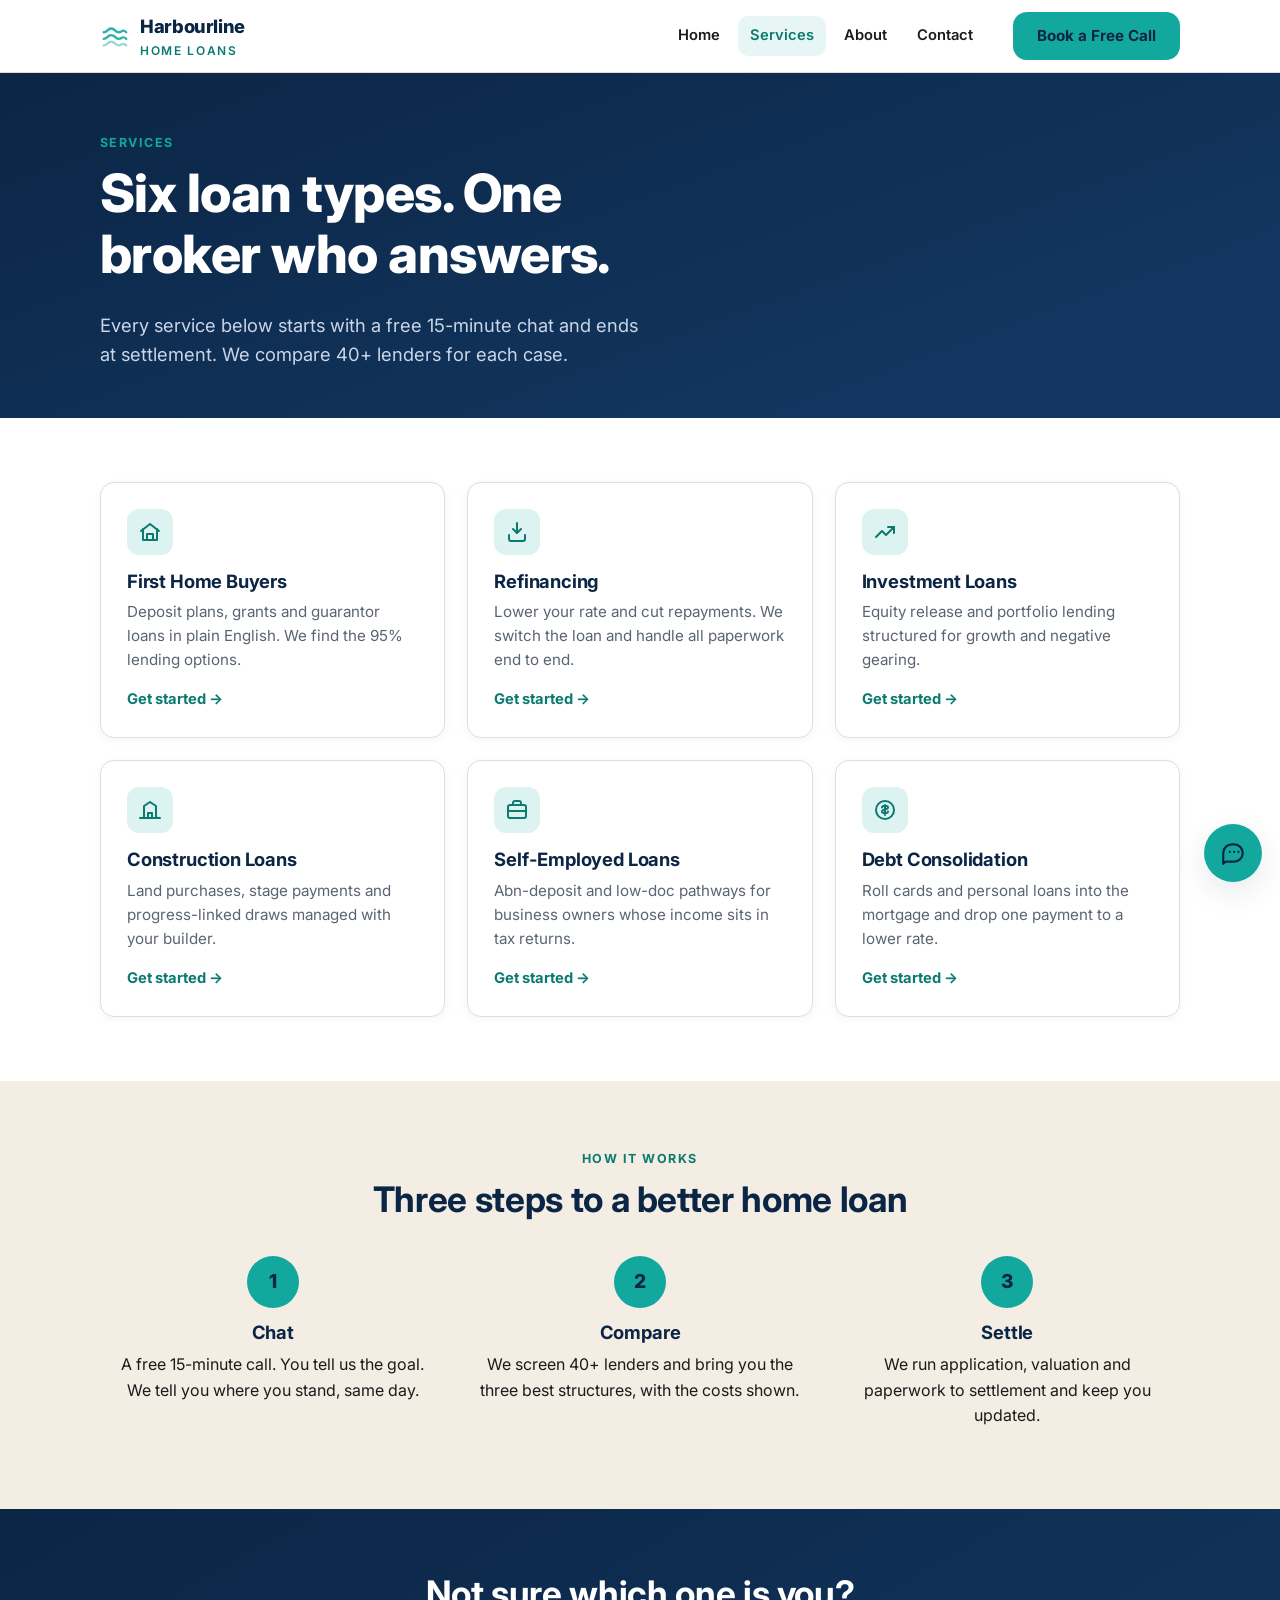
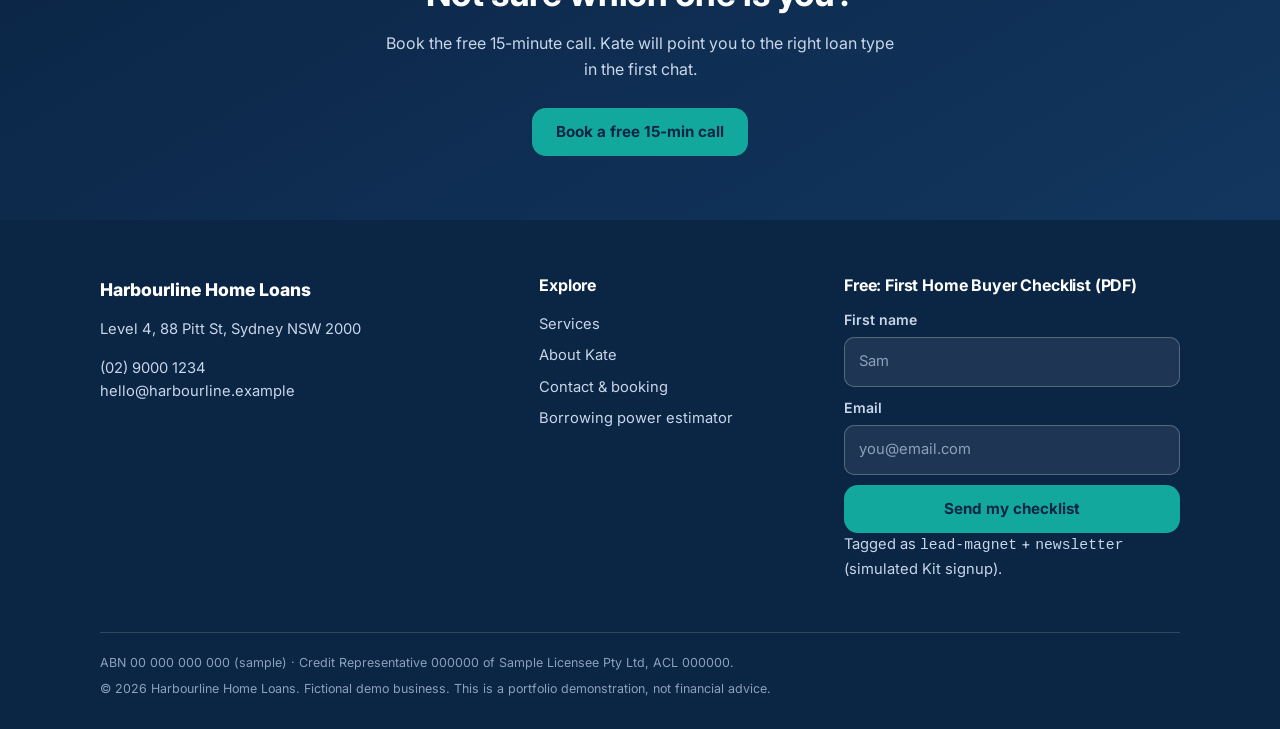
<file: services.html>
<!DOCTYPE html>
<html lang="en-AU">
<head>
  <meta charset="UTF-8">
  <meta name="viewport" content="width=device-width, initial-scale=1.0">
  <title>Home Loan Services in Sydney | Harbourline Home Loans</title>
  <meta name="description" content="First home buyers, refinancing, investment, construction, self-employed and debt consolidation loans. Compare 40+ lenders with a Sydney broker.">
  <link rel="canonical" href="https://demo.hueman.dev/services.html">
  <meta property="og:type" content="website">
  <meta property="og:site_name" content="Harbourline Home Loans">
  <meta property="og:title" content="Home Loan Services in Sydney | Harbourline Home Loans">
  <meta property="og:description" content="Six loan types, one broker. See how Harbourline works: chat, compare, settle.">
  <meta property="og:url" content="https://demo.hueman.dev/services.html">
  <meta property="og:locale" content="en_AU">
  <link rel="preconnect" href="https://fonts.googleapis.com">
  <link rel="preconnect" href="https://fonts.gstatic.com" crossorigin>
  <link href="https://fonts.googleapis.com/css2?family=Inter:wght@400;600;700;800&display=swap" rel="stylesheet">
  <link rel="stylesheet" href="assets/styles.css">
  <script type="module" src="assets/app.js"></script>
</head>
<body>

  <header class="site-header">
    <div class="container header-inner">
      <a class="brand" href="index.html" aria-label="Harbourline Home Loans — home">
        <svg class="brand-mark" width="30" height="30" viewBox="0 0 32 32" fill="none" stroke="currentColor" stroke-width="2.5" stroke-linecap="round" aria-hidden="true">
          <path d="M4 12c4 0 4-4 8-4s4 4 8 4 4-4 8 0" opacity=".9"/>
          <path d="M4 19c4 0 4-4 8-4s4 4 8 4 4-4 8 0" opacity=".9"/>
          <path d="M4 26c4 0 4-4 8-4s4 4 8 4 4-4 8 0" opacity=".45"/>
        </svg>
        <span>Harbourline<span class="brand-sub">Home Loans</span></span>
      </a>
      <button class="nav-toggle" aria-expanded="false" aria-controls="main-nav" aria-label="Open menu">
        <svg width="24" height="24" viewBox="0 0 24 24" fill="none" stroke="currentColor" stroke-width="2.4" stroke-linecap="round" aria-hidden="true"><path d="M4 7h16M4 12h16M4 17h16"/></svg>
      </button>
      <nav class="main-nav" id="main-nav" aria-label="Main">
        <a href="index.html">Home</a>
        <a href="services.html" aria-current="page">Services</a>
        <a href="about.html">About</a>
        <a href="contact.html">Contact</a>
        <a class="nav-cta" href="contact.html#booking" data-cta="menu-book">Book a Free Call</a>
      </nav>
      <a class="btn btn-primary header-cta" href="contact.html#booking" data-cta="header-book">Book a Free Call</a>
    </div>
  </header>

  <main>
    <section class="hero page-hero" aria-labelledby="page-h">
      <div class="container">
        <span class="eyebrow" style="color:var(--teal)">Services</span>
        <h1 id="page-h">Six loan types. One broker who answers.</h1>
        <p class="lede">Every service below starts with a free 15-minute chat and ends at settlement. We compare 40+ lenders for each case.</p>
      </div>
    </section>

    <section aria-label="Loan services">
      <div class="container">
        <div class="grid-3">
          <article class="card">
            <div class="card-icon" aria-hidden="true">
              <svg width="24" height="24" viewBox="0 0 24 24" fill="none" stroke="currentColor" stroke-width="2" stroke-linecap="round" stroke-linejoin="round"><path d="M3 11l9-7 9 7"/><path d="M5 9v11h14V9"/><path d="M9 20v-6h6v6"/></svg>
            </div>
            <h3>First Home Buyers</h3>
            <p>Deposit plans, grants and guarantor loans in plain English. We find the 95% lending options.</p>
            <a class="card-link" href="contact.html?service=first-home" data-cta="svc-first-home">Get started</a>
          </article>
          <article class="card">
            <div class="card-icon" aria-hidden="true">
              <svg width="24" height="24" viewBox="0 0 24 24" fill="none" stroke="currentColor" stroke-width="2" stroke-linecap="round" stroke-linejoin="round"><path d="M12 3v10"/><path d="M8 9l4 4 4-4"/><path d="M4 15v4a2 2 0 0 0 2 2h12a2 2 0 0 0 2-2v-4"/></svg>
            </div>
            <h3>Refinancing</h3>
            <p>Lower your rate and cut repayments. We switch the loan and handle all paperwork end to end.</p>
            <a class="card-link" href="contact.html?service=refinance" data-cta="svc-refinance">Get started</a>
          </article>
          <article class="card">
            <div class="card-icon" aria-hidden="true">
              <svg width="24" height="24" viewBox="0 0 24 24" fill="none" stroke="currentColor" stroke-width="2" stroke-linecap="round" stroke-linejoin="round"><path d="M3 17l6-6 4 4 8-8"/><path d="M15 7h6v6"/></svg>
            </div>
            <h3>Investment Loans</h3>
            <p>Equity release and portfolio lending structured for growth and negative gearing.</p>
            <a class="card-link" href="contact.html?service=investment" data-cta="svc-investment">Get started</a>
          </article>
          <article class="card">
            <div class="card-icon" aria-hidden="true">
              <svg width="24" height="24" viewBox="0 0 24 24" fill="none" stroke="currentColor" stroke-width="2" stroke-linecap="round" stroke-linejoin="round"><path d="M2 20h20"/><path d="M6 20V8l6-4 6 4v12"/><path d="M10 20v-5h4v5"/></svg>
            </div>
            <h3>Construction Loans</h3>
            <p>Land purchases, stage payments and progress-linked draws managed with your builder.</p>
            <a class="card-link" href="contact.html?service=construction" data-cta="svc-construction">Get started</a>
          </article>
          <article class="card">
            <div class="card-icon" aria-hidden="true">
              <svg width="24" height="24" viewBox="0 0 24 24" fill="none" stroke="currentColor" stroke-width="2" stroke-linecap="round" stroke-linejoin="round"><rect x="3" y="7" width="18" height="13" rx="2"/><path d="M8 7V5a2 2 0 0 1 2-2h4a2 2 0 0 1 2 2v2"/><path d="M3 13h18"/></svg>
            </div>
            <h3>Self-Employed Loans</h3>
            <p>Abn-deposit and low-doc pathways for business owners whose income sits in tax returns.</p>
            <a class="card-link" href="contact.html?service=self-employed" data-cta="svc-self-employed">Get started</a>
          </article>
          <article class="card">
            <div class="card-icon" aria-hidden="true">
              <svg width="24" height="24" viewBox="0 0 24 24" fill="none" stroke="currentColor" stroke-width="2" stroke-linecap="round" stroke-linejoin="round"><circle cx="12" cy="12" r="9"/><path d="M12 7v10M9 9.5c0-1 1.3-1.8 3-1.8s3 .8 3 1.8-1.3 1.6-3 2-3 1-3 2 1.3 1.8 3 1.8 3-.8 3-1.8"/></svg>
            </div>
            <h3>Debt Consolidation</h3>
            <p>Roll cards and personal loans into the mortgage and drop one payment to a lower rate.</p>
            <a class="card-link" href="contact.html?service=debt-consolidation" data-cta="svc-debt">Get started</a>
          </article>
        </div>
      </div>
    </section>

    <section class="tinted" aria-labelledby="how-h">
      <div class="container center">
        <div class="section-head" style="margin-inline:auto">
          <span class="eyebrow">How it works</span>
          <h2 id="how-h">Three steps to a better home loan</h2>
        </div>
        <div class="grid-3 steps">
          <div class="step">
            <div class="step-num" aria-hidden="true">1</div>
            <h3>Chat</h3>
            <p>A free 15-minute call. You tell us the goal. We tell you where you stand, same day.</p>
          </div>
          <div class="step">
            <div class="step-num" aria-hidden="true">2</div>
            <h3>Compare</h3>
            <p>We screen 40+ lenders and bring you the three best structures, with the costs shown.</p>
          </div>
          <div class="step">
            <div class="step-num" aria-hidden="true">3</div>
            <h3>Settle</h3>
            <p>We run application, valuation and paperwork to settlement and keep you updated.</p>
          </div>
        </div>
      </div>
    </section>

    <section class="cta-band">
      <div class="container">
        <h2>Not sure which one is you?</h2>
        <p>Book the free 15-minute call. Kate will point you to the right loan type in the first chat.</p>
        <a class="btn btn-primary" href="contact.html#booking" data-cta="services-cta-band">Book a free 15-min call</a>
      </div>
    </section>
  </main>

  <footer class="site-footer">
    <div class="container">
      <div class="footer-grid">
        <div>
          <div class="footer-brand">Harbourline Home Loans</div>
          <p>Level 4, 88 Pitt St, Sydney NSW 2000</p>
          <p><a href="tel:+61290001234">(02) 9000 1234</a><br><a href="mailto:hello@harbourline.example">hello@harbourline.example</a></p>
        </div>
        <div>
          <h3>Explore</h3>
          <ul class="footer-links">
            <li><a href="services.html">Services</a></li>
            <li><a href="about.html">About Kate</a></li>
            <li><a href="contact.html">Contact &amp; booking</a></li>
            <li><a href="index.html#calculator">Borrowing power estimator</a></li>
          </ul>
        </div>
        <div>
          <h3>Free: First Home Buyer Checklist (PDF)</h3>
          <form class="newsletter" novalidate>
            <label for="nl-name">First name</label>
            <input id="nl-name" name="nl-name" type="text" autocomplete="given-name" placeholder="Sam">
            <label for="nl-email">Email</label>
            <input id="nl-email" type="email" autocomplete="email" placeholder="you@email.com" required>
            <button type="submit" class="btn btn-primary btn-block">Send my checklist</button>
            <p class="nl-status" role="status">Tagged as <code>lead-magnet</code> + <code>newsletter</code> (simulated Kit signup).</p>
          </form>
        </div>
      </div>
      <div class="footer-bottom">
        <p>ABN 00 000 000 000 (sample) · Credit Representative 000000 of Sample Licensee Pty Ltd, ACL 000000.</p>
        <p>© 2026 Harbourline Home Loans. Fictional demo business. This is a portfolio demonstration, not financial advice.</p>
      </div>
    </div>
  </footer>

  <div class="sticky-cta" aria-label="Quick actions">
    <a href="tel:+61290001234" data-cta="sticky-call">Call</a>
    <a class="book" href="contact.html#booking" data-cta="sticky-book">Book</a>
  </div>

  <button class="inspector-toggle" id="inspector-toggle" aria-label="Open the Integration Inspector" aria-expanded="false">&lt;/&gt;</button>
  <button class="chat-launcher" id="chat-launcher" aria-label="Open the Harbourline Assistant chat">
    <svg width="26" height="26" viewBox="0 0 24 24" fill="none" stroke="currentColor" stroke-width="2" stroke-linecap="round" stroke-linejoin="round" aria-hidden="true">
      <path d="M21 12a8 8 0 0 1-8 8H5l-2 2V12a8 8 0 0 1 8-8h2a8 8 0 0 1 8 8Z"/>
      <path d="M9 11h.01M13 11h.01M17 11h.01"/>
    </svg>
  </button>

</body>
</html>
</file>
<file: assets/styles.css>
/* ============================================================
   Harbourline Home Loans — shared stylesheet
   Brand tokens live in :root. Re-skin per client by changing
   the tokens and swapping the copy. See README.md.
   ============================================================ */

:root {
  --navy: #0B2545;
  --navy-soft: #12365F;
  --teal: #13A89E;
  --teal-ink: #0B7A70;
  --sand: #F4EDE4;
  --ink: #1B1B1B;
  --muted: #5B6472;
  --line: #E3DED4;
  --white: #FFFFFF;
  --radius: 14px;
  --shadow: 0 10px 30px rgba(11, 37, 69, 0.10);
  --maxw: 1120px;
  --font: "Inter", system-ui, -apple-system, "Segoe UI", sans-serif;
}

* { box-sizing: border-box; }

html { scroll-behavior: smooth; }

body {
  margin: 0;
  font-family: var(--font);
  color: var(--ink);
  background: var(--white);
  line-height: 1.6;
  -webkit-font-smoothing: antialiased;
}

img, svg { display: inline-block; vertical-align: middle; }

h1, h2, h3 { line-height: 1.15; margin: 0 0 0.5em; color: var(--navy); letter-spacing: -0.01em; }
h1 { font-size: clamp(2rem, 1.2rem + 3.4vw, 3.3rem); font-weight: 800; }
h2 { font-size: clamp(1.5rem, 1.1rem + 1.8vw, 2.2rem); font-weight: 700; }
h3 { font-size: 1.15rem; font-weight: 700; }
p { margin: 0 0 1em; }
a { color: var(--teal-ink); }
a:hover { color: var(--navy); }

.container { max-width: var(--maxw); margin: 0 auto; padding: 0 20px; }
section { padding: 64px 0; }
.section-head { max-width: 640px; margin-bottom: 36px; }
.eyebrow {
  display: inline-block; font-size: 0.78rem; font-weight: 700;
  letter-spacing: 0.12em; text-transform: uppercase;
  color: var(--teal-ink); margin-bottom: 10px;
}
.center { text-align: center; }
.center .section-head { margin-inline: auto; }

/* ---------- buttons ---------- */
.btn {
  display: inline-block; padding: 13px 22px; border-radius: var(--radius);
  font-weight: 700; font-size: 0.95rem; text-decoration: none; cursor: pointer;
  border: 2px solid transparent; transition: transform 0.12s ease, box-shadow 0.12s ease;
  font-family: inherit; line-height: 1.2;
}
.btn:hover { transform: translateY(-1px); box-shadow: var(--shadow); }
.btn:focus-visible { outline: 3px solid var(--teal); outline-offset: 2px; }
.btn-primary { background: var(--teal); color: var(--navy); }
.btn-primary:hover { color: var(--navy); }
.btn-ghost { background: transparent; color: var(--navy); border-color: var(--navy); }
.btn-ghost:hover { background: var(--navy); color: var(--white); }
.btn-light { background: var(--white); color: var(--navy); }
.btn-block { display: block; width: 100%; text-align: center; }
.btn-sm { padding: 9px 14px; font-size: 0.85rem; }

/* ---------- header ---------- */
.site-header {
  position: sticky; top: 0; z-index: 60;
  background: rgba(255, 255, 255, 0.96);
  border-bottom: 1px solid var(--line);
  backdrop-filter: blur(6px);
}
.header-inner { display: flex; align-items: center; gap: 24px; min-height: 72px; }
.brand {
  display: flex; align-items: center; gap: 10px; text-decoration: none;
  color: var(--navy); font-weight: 800; font-size: 1.15rem; letter-spacing: -0.02em;
}
.brand .brand-sub { display: block; font-size: 0.75rem; font-weight: 600; color: var(--teal-ink); letter-spacing: 0.14em; text-transform: uppercase; }
.brand-mark { color: var(--teal); }
.main-nav { display: flex; align-items: center; gap: 6px; margin-left: auto; }
.main-nav a {
  text-decoration: none; color: var(--ink); font-weight: 600; font-size: 0.92rem;
  padding: 8px 12px; border-radius: 10px;
}
.main-nav a:hover { background: var(--sand); color: var(--navy); }
.main-nav a[aria-current="page"] { color: var(--teal-ink); background: rgba(19, 168, 158, 0.10); }
.main-nav .nav-cta { display: none; }
.header-cta { margin-left: 4px; }
.nav-toggle {
  display: none; background: none; border: 0; padding: 10px; cursor: pointer;
  color: var(--navy); border-radius: 10px;
}
.nav-toggle:hover { background: var(--sand); }

/* ---------- hero ---------- */
.hero {
  background: linear-gradient(160deg, var(--navy) 0%, var(--navy-soft) 78%);
  color: var(--white); padding: 88px 0 76px;
}
.hero h1 { color: var(--white); max-width: 18ch; text-wrap: balance; }
.hero p.lede { font-size: 1.15rem; color: #C9D6E8; max-width: 46ch; margin-bottom: 28px; }
.hero .btn-ghost { color: var(--white); border-color: rgba(255, 255, 255, 0.7); }
.hero .btn-ghost:hover { background: var(--white); color: var(--navy); border-color: var(--white); }
.hero-actions { display: flex; flex-wrap: wrap; gap: 14px; margin-bottom: 22px; }
.hero-note { font-size: 0.85rem; color: #9FB2CC; margin: 0; }
.page-hero { padding: 56px 0 48px; }
.page-hero p.lede { margin-bottom: 0; }

/* ---------- trust strip ---------- */
.trust { background: var(--sand); border-bottom: 1px solid var(--line); }
.trust-grid { display: grid; grid-template-columns: repeat(4, 1fr); gap: 16px; padding: 26px 0; }
.trust-item { text-align: center; }
.trust-item strong { display: block; font-size: 1.35rem; font-weight: 800; color: var(--navy); }
.trust-item span { font-size: 0.85rem; color: var(--muted); }

/* ---------- cards & grids ---------- */
.grid-3 { display: grid; grid-template-columns: repeat(3, 1fr); gap: 22px; }
.card {
  background: var(--white); border: 1px solid var(--line); border-radius: var(--radius);
  padding: 26px; box-shadow: 0 2px 8px rgba(11, 37, 69, 0.05);
  display: flex; flex-direction: column;
}
.card .card-icon {
  width: 46px; height: 46px; border-radius: 12px; background: rgba(19, 168, 158, 0.14);
  color: var(--teal-ink); display: flex; align-items: center; justify-content: center; margin-bottom: 16px;
}
.card h3 { margin-bottom: 8px; }
.card p { color: var(--muted); font-size: 0.95rem; flex: 1; }
.card .card-link { font-weight: 700; text-decoration: none; font-size: 0.92rem; }
.card .card-link::after { content: " →"; }
.tinted { background: var(--sand); }

/* ---------- calculator ---------- */
.calc-wrap { display: grid; grid-template-columns: 1.1fr 0.9fr; gap: 26px; align-items: start; }
.panel {
  background: var(--white); border: 1px solid var(--line); border-radius: var(--radius);
  padding: 28px; box-shadow: var(--shadow);
}
.calc-result { background: var(--navy); color: var(--white); border: 0; }
.calc-result h3 { color: var(--white); }
.calc-figure { font-size: clamp(2rem, 1.4rem + 2.4vw, 3rem); font-weight: 800; color: var(--teal); letter-spacing: -0.02em; }
.calc-result .fine { color: #9FB2CC; font-size: 0.8rem; }
.calc-fields { display: grid; grid-template-columns: 1fr 1fr; gap: 14px 16px; }
.calc-fields .field-full { grid-column: 1 / -1; }
.disclaimer { font-size: 0.78rem; color: var(--muted); }

/* ---------- testimonials ---------- */
.quote-card p.quote { font-size: 1rem; color: var(--ink); font-style: normal; }
.quote-stars { color: #E8A21D; letter-spacing: 2px; margin-bottom: 10px; }
.quote-who { display: flex; align-items: center; gap: 10px; margin-top: 14px; }
.avatar {
  width: 40px; height: 40px; border-radius: 50%; background: var(--teal-ink);
  color: var(--white); font-weight: 800; font-size: 0.85rem;
  display: flex; align-items: center; justify-content: center; flex: none;
}
.quote-who span { font-size: 0.85rem; color: var(--muted); }
.quote-who .avatar { color: var(--white); }

/* ---------- FAQ ---------- */
.faq { max-width: 760px; margin: 0 auto; }
.faq details {
  background: var(--white); border: 1px solid var(--line); border-radius: var(--radius);
  padding: 4px 20px; margin-bottom: 12px;
}
.faq summary { font-weight: 700; color: var(--navy); cursor: pointer; padding: 14px 0; list-style: none; }
.faq summary::-webkit-details-marker { display: none; }
.faq summary::after { content: "+"; float: right; font-weight: 800; color: var(--teal-ink); }
.faq details[open] summary::after { content: "–"; }
.faq details p { color: var(--muted); margin: 0 0 14px; }

/* ---------- CTA band ---------- */
.cta-band { background: linear-gradient(150deg, var(--navy), var(--navy-soft)); color: var(--white); text-align: center; }
.cta-band h2 { color: var(--white); }
.cta-band p { color: #C9D6E8; max-width: 52ch; margin: 0 auto 26px; }

/* ---------- steps ---------- */
.steps { counter-reset: step; }
.step {
  text-align: center; padding: 0 12px;
}
.step-num {
  width: 52px; height: 52px; border-radius: 50%; margin: 0 auto 14px;
  background: var(--teal); color: var(--navy); font-weight: 800; font-size: 1.2rem;
  display: flex; align-items: center; justify-content: center;
}

/* ---------- about page ---------- */
.founder { display: grid; grid-template-columns: 300px 1fr; gap: 36px; align-items: start; }
.founder-card { text-align: center; padding: 34px 24px; }
.founder-avatar {
  width: 110px; height: 110px; border-radius: 50%; margin: 0 auto 16px;
  background: var(--teal); color: var(--navy); font-weight: 800; font-size: 2.2rem;
  display: flex; align-items: center; justify-content: center;
}
.creds { list-style: none; padding: 0; margin: 16px 0 0; text-align: left; }
.creds li { padding: 7px 0 7px 26px; position: relative; font-size: 0.92rem; color: var(--muted); border-top: 1px solid var(--line); }
.creds li::before { content: "✓"; position: absolute; left: 2px; color: var(--teal-ink); font-weight: 800; }
.timeline { list-style: none; margin: 30px 0 0; padding: 0; border-left: 3px solid var(--teal); }
.timeline li { padding: 0 0 26px 22px; position: relative; }
.timeline li::before {
  content: ""; position: absolute; left: -9px; top: 4px; width: 15px; height: 15px;
  border-radius: 50%; background: var(--navy); border: 3px solid var(--white);
}
.timeline strong { display: block; color: var(--navy); }
.timeline span { color: var(--muted); font-size: 0.92rem; }

/* ---------- forms ---------- */
form label { display: block; font-weight: 600; font-size: 0.88rem; color: var(--navy); margin-bottom: 6px; }
input, select, textarea {
  width: 100%; padding: 12px 14px; font: inherit; color: var(--ink);
  border: 1.5px solid var(--line); border-radius: 10px; background: var(--white);
}
input:focus, select:focus, textarea:focus { outline: 0; border-color: var(--teal); box-shadow: 0 0 0 3px rgba(19, 168, 158, 0.18); }
.field { margin-bottom: 16px; }
.field .error { display: none; color: #B3261E; font-size: 0.8rem; margin-top: 5px; }
.field.invalid input, .field.invalid select { border-color: #B3261E; }
.field.invalid .error { display: block; }
.consent-row { display: flex; gap: 10px; align-items: flex-start; }
.consent-row input { width: auto; margin-top: 4px; }
.consent-row label { margin: 0; font-weight: 400; font-size: 0.85rem; color: var(--muted); }
.form-row { display: grid; grid-template-columns: 1fr 1fr; gap: 16px; }
.success-card {
  background: rgba(19, 168, 158, 0.10); border: 1.5px solid var(--teal);
  border-radius: var(--radius); padding: 26px; text-align: center;
}
.success-card .big { font-size: 1.6rem; }
.prefill-note {
  background: var(--sand); border: 1px dashed var(--teal-ink); border-radius: 10px;
  padding: 10px 14px; font-size: 0.85rem; margin-bottom: 18px; color: var(--navy);
}

/* ---------- booking ---------- */
.day-tabs { display: flex; flex-wrap: wrap; gap: 8px; margin-bottom: 16px; }
.day-tab {
  border: 1.5px solid var(--line); background: var(--white); border-radius: 10px;
  padding: 9px 13px; font: inherit; font-size: 0.84rem; cursor: pointer; color: var(--navy);
}
.day-tab[aria-pressed="true"] { background: var(--navy); color: var(--white); border-color: var(--navy); }
.slot-grid { display: grid; grid-template-columns: repeat(auto-fill, minmax(96px, 1fr)); gap: 8px; margin-bottom: 16px; }
.slot {
  border: 1.5px solid var(--line); background: var(--white); border-radius: 10px;
  padding: 10px 6px; font: inherit; font-size: 0.88rem; cursor: pointer; color: var(--ink); font-weight: 600;
}
.slot[aria-pressed="true"] { background: var(--teal); border-color: var(--teal); color: var(--navy); }
.tz-note { font-size: 0.78rem; color: var(--muted); margin: 0 0 14px; }

/* ---------- contact layout ---------- */
.contact-grid { display: grid; grid-template-columns: 1.05fr 0.95fr; gap: 26px; align-items: start; }
.map-box {
  border-radius: var(--radius); border: 1px solid var(--line); overflow: hidden;
  background: repeating-linear-gradient(45deg, #EAF0F6, #EAF0F6 12px, #DFE8F1 12px, #DFE8F1 24px);
  position: relative; min-height: 210px; display: flex; align-items: center; justify-content: center;
}
.map-pin { text-align: center; color: var(--navy); font-weight: 700; }
.hours { list-style: none; padding: 0; margin: 14px 0 0; font-size: 0.9rem; }
.hours li { display: flex; justify-content: space-between; padding: 6px 0; border-top: 1px solid var(--line); color: var(--muted); }

/* ---------- footer ---------- */
.site-footer { background: var(--navy); color: #C9D6E8; padding: 56px 0 24px; font-size: 0.92rem; }
.footer-grid { display: grid; grid-template-columns: 1.2fr 0.8fr 1fr; gap: 36px; margin-bottom: 36px; }
.site-footer h3 { color: var(--white); font-size: 1rem; margin-bottom: 14px; }
.site-footer a { color: #C9D6E8; text-decoration: none; }
.site-footer a:hover { color: var(--teal); }
.footer-links { list-style: none; padding: 0; margin: 0; }
.footer-links li { padding: 4px 0; }
.footer-brand { display: flex; align-items: center; gap: 10px; color: var(--white); font-weight: 800; font-size: 1.1rem; margin-bottom: 14px; }
.newsletter input { margin-bottom: 10px; border-color: rgba(255, 255, 255, 0.25); background: rgba(255, 255, 255, 0.08); color: var(--white); }
.newsletter input::placeholder { color: #8DA0BC; }
.newsletter label { color: #C9D6E8; }
.newsletter .hint { font-size: 0.76rem; color: #8DA0BC; margin: 8px 0 0; }
.footer-bottom { border-top: 1px solid rgba(255, 255, 255, 0.15); padding-top: 20px; font-size: 0.78rem; color: #8DA0BC; }
.footer-bottom p { margin: 0 0 6px; }

/* ---------- sticky mobile CTA ---------- */
.sticky-cta {
  display: none; position: fixed; bottom: 0; left: 0; right: 0; z-index: 55;
  background: var(--navy); box-shadow: 0 -4px 18px rgba(11, 37, 69, 0.25);
}
.sticky-cta a {
  flex: 1; text-align: center; padding: 15px 10px; text-decoration: none;
  font-weight: 700; color: var(--white);
}
.sticky-cta a + a { border-left: 1px solid rgba(255, 255, 255, 0.2); }
.sticky-cta a.book { background: var(--teal); color: var(--navy); }

/* ---------- chatbot ---------- */
.chat-launcher {
  position: fixed; right: 18px; bottom: 18px; z-index: 70;
  width: 58px; height: 58px; border-radius: 50%; border: 0; cursor: pointer;
  background: var(--teal); color: var(--navy); box-shadow: var(--shadow);
  display: flex; align-items: center; justify-content: center;
}
.chat-launcher:hover { transform: scale(1.05); }
.chat-panel {
  position: fixed; right: 18px; bottom: 86px; z-index: 71; width: min(360px, calc(100vw - 36px));
  height: 480px; max-height: calc(100vh - 120px);
  background: var(--white); border-radius: var(--radius); box-shadow: 0 18px 50px rgba(11, 37, 69, 0.30);
  display: flex; flex-direction: column; overflow: hidden; border: 1px solid var(--line);
}
.chat-panel[hidden] { display: none; }
/* The panel is a <section>: stop the page section padding from adding blank bands. */
section.chat-panel { padding: 0; }
/* While the panel is open, the launcher shows a close mark. */
.chat-launcher { z-index: 72; }
.chat-launcher[aria-expanded="true"] svg { display: none; }
.chat-launcher[aria-expanded="true"]::after { content: "\00D7"; font-size: 2rem; line-height: 1; font-weight: 400; }
.chat-head { background: var(--navy); color: var(--white); padding: 14px 16px; display: flex; align-items: center; gap: 10px; }
.chat-head strong { flex: 1; font-size: 0.95rem; }
.chat-head .dot { width: 9px; height: 9px; border-radius: 50%; background: var(--teal); }
.chat-head button {
  background: rgba(255, 255, 255, 0.12); border: 0; border-radius: 8px; color: var(--white);
  font-size: 0.85rem; font-weight: 700; cursor: pointer; line-height: 1;
  display: inline-flex; align-items: center; gap: 6px; padding: 8px 12px;
}
.chat-head button span { font-size: 1.4rem; font-weight: 400; }
.chat-body { flex: 1; overflow-y: auto; padding: 14px; background: var(--sand); display: flex; flex-direction: column; gap: 10px; }
.chat-msg { max-width: 85%; padding: 10px 14px; border-radius: 14px; font-size: 0.88rem; line-height: 1.45; }
.chat-msg.bot { background: var(--white); color: var(--ink); border-bottom-left-radius: 4px; align-self: flex-start; box-shadow: 0 1px 3px rgba(11, 37, 69, 0.08); }
.chat-msg.user { background: var(--navy); color: var(--white); border-bottom-right-radius: 4px; align-self: flex-end; }
.chat-quick { display: flex; flex-wrap: wrap; gap: 7px; align-self: flex-start; max-width: 100%; }
.chat-quick button {
  border: 1.5px solid var(--teal); background: var(--white); color: var(--teal-ink);
  border-radius: 999px; padding: 7px 13px; font: inherit; font-size: 0.82rem; font-weight: 600; cursor: pointer;
}
.chat-quick button:hover { background: var(--teal); color: var(--navy); }
.chat-input-row { display: flex; gap: 8px; padding: 10px; border-top: 1px solid var(--line); background: var(--white); }
.chat-input-row[hidden] { display: none; }
.chat-input-row input { flex: 1; }
.chat-input-row button { flex: none; }
.chat-msg .lead-badge { display: inline-block; font-weight: 800; padding: 2px 10px; border-radius: 999px; font-size: 0.78rem; margin-left: 6px; }
.lead-hot { background: rgba(179, 38, 30, 0.12); color: #B3261E; }
.lead-warm { background: rgba(232, 162, 29, 0.16); color: #8A5A00; }
.lead-cold { background: rgba(19, 168, 158, 0.15); color: var(--teal-ink); }

/* ---------- integration inspector ---------- */
.inspector-toggle {
  display: none;
  position: fixed; left: 18px; bottom: 18px; z-index: 70;
  width: 46px; height: 46px; border-radius: 12px; border: 1.5px solid var(--line); cursor: pointer;
  background: var(--white); color: var(--navy); font-weight: 800; font-size: 0.9rem;
  box-shadow: var(--shadow); font-family: ui-monospace, SFMono-Regular, Menlo, monospace;
}
.inspector-toggle.is-visible { display: block; }
.inspector {
  position: fixed; left: 0; bottom: 0; top: 0; z-index: 80; width: min(460px, 100vw);
  background: #0E1B2E; color: #D7E3F2; box-shadow: 20px 0 60px rgba(0, 0, 0, 0.35);
  display: flex; flex-direction: column; transform: translateX(-100%); transition: transform 0.22s ease;
  font-size: 0.85rem;
}
/* Hide the closed panel fully, so its shadow does not fall on the page edge. */
.inspector:not(.open) { visibility: hidden; box-shadow: none; transition: transform 0.22s ease, visibility 0s linear 0.22s; }
.inspector.open { transform: translateX(0); }
.inspector-head { padding: 16px 18px; border-bottom: 1px solid rgba(255, 255, 255, 0.12); display: flex; align-items: center; }
.inspector-head strong { flex: 1; }
.inspector-head button { background: none; border: 0; color: #8DA0BC; font-size: 1.4rem; cursor: pointer; }
.inspector-note { font-size: 0.72rem; color: #6E86A6; padding: 10px 18px; border-bottom: 1px solid rgba(255, 255, 255, 0.08); }
.insp-tabs { display: flex; border-bottom: 1px solid rgba(255, 255, 255, 0.12); }
.insp-tabs button {
  flex: 1; background: none; border: 0; color: #8DA0BC; padding: 11px 6px; cursor: pointer;
  font: inherit; font-weight: 700; font-size: 0.8rem; border-bottom: 2px solid transparent;
}
.insp-tabs button[aria-selected="true"] { color: var(--teal); border-bottom-color: var(--teal); }
.insp-body { flex: 1; overflow-y: auto; padding: 12px 18px; }
.insp-body ul { list-style: none; margin: 0; padding: 0; }
.insp-body li { border-bottom: 1px dashed rgba(255, 255, 255, 0.10); padding: 9px 0; }
.insp-body .ev-name { color: var(--teal); font-weight: 700; font-family: ui-monospace, Menlo, monospace; }
.insp-body .ev-time { color: #6E86A6; font-size: 0.72rem; margin-left: 8px; }
.insp-body pre {
  margin: 6px 0 0; padding: 8px 10px; background: rgba(255, 255, 255, 0.05); border-radius: 8px;
  font-family: ui-monospace, SFMono-Regular, Menlo, monospace; font-size: 0.72rem;
  white-space: pre-wrap; word-break: break-all; color: #AEC4DE;
}
.insp-empty { color: #6E86A6; font-style: italic; padding: 14px 0; }
.inspector-foot { padding: 12px 18px; border-top: 1px solid rgba(255, 255, 255, 0.12); display: flex; gap: 10px; }
.inspector-foot .btn { flex: none; }
.badge-count {
  display: inline-block; min-width: 20px; text-align: center; background: var(--teal); color: var(--navy);
  border-radius: 999px; font-size: 0.7rem; font-weight: 800; padding: 1px 6px; margin-left: 6px;
}
.insp-backdrop { position: fixed; inset: 0; background: rgba(11, 37, 69, 0.45); z-index: 79; }

.visually-hidden {
  position: absolute; width: 1px; height: 1px; margin: -1px; padding: 0;
  overflow: hidden; clip: rect(0 0 0 0); white-space: nowrap; border: 0;
}

/* ---------- responsive ---------- */
@media (max-width: 960px) {
  .grid-3, .trust-grid { grid-template-columns: repeat(2, 1fr); }
  .calc-wrap, .contact-grid, .founder { grid-template-columns: 1fr; }
  .footer-grid { grid-template-columns: 1fr 1fr; }
  .header-cta { display: none; }
  .nav-toggle { display: block; margin-left: auto; }
  .main-nav {
    display: none; position: absolute; top: 72px; left: 0; right: 0;
    flex-direction: column; align-items: stretch; gap: 4px;
    background: var(--white); border-bottom: 1px solid var(--line);
    padding: 14px 20px 20px; box-shadow: var(--shadow);
  }
  .main-nav.open { display: flex; }
  .main-nav a { padding: 12px; font-size: 1rem; }
  .main-nav .nav-cta { display: block; text-align: center; margin-top: 8px; background: var(--teal); color: var(--navy); }
  .brand { margin-right: auto; }
  section { padding: 48px 0; }
}

@media (max-width: 640px) {
  .grid-3, .trust-grid, .form-row, .calc-fields { grid-template-columns: 1fr; }
  .trust-grid { gap: 4px; }
  .footer-grid { grid-template-columns: 1fr; }
  .hero { padding: 56px 0; }
  .sticky-cta { display: flex; }
  body { padding-bottom: 56px; }
  /* Sit above the launcher, and use the visible viewport height on iOS. */
  .chat-panel { bottom: 128px; height: min(480px, calc(100dvh - 128px - 90px)); max-height: none; }
  .chat-launcher { bottom: 64px; right: 12px; width: 52px; height: 52px; }
  .chat-head button {
    min-width: 44px; min-height: 44px; padding: 10px;
    display: flex; align-items: center; justify-content: center;
  }
  .footer-links li { padding: 0; }
  .footer-links a, .site-footer p a { display: inline-block; padding: 12px 0; }
  .inspector-toggle { bottom: 64px; left: 12px; }
  .inspector { width: 100vw; }
}
</file>
